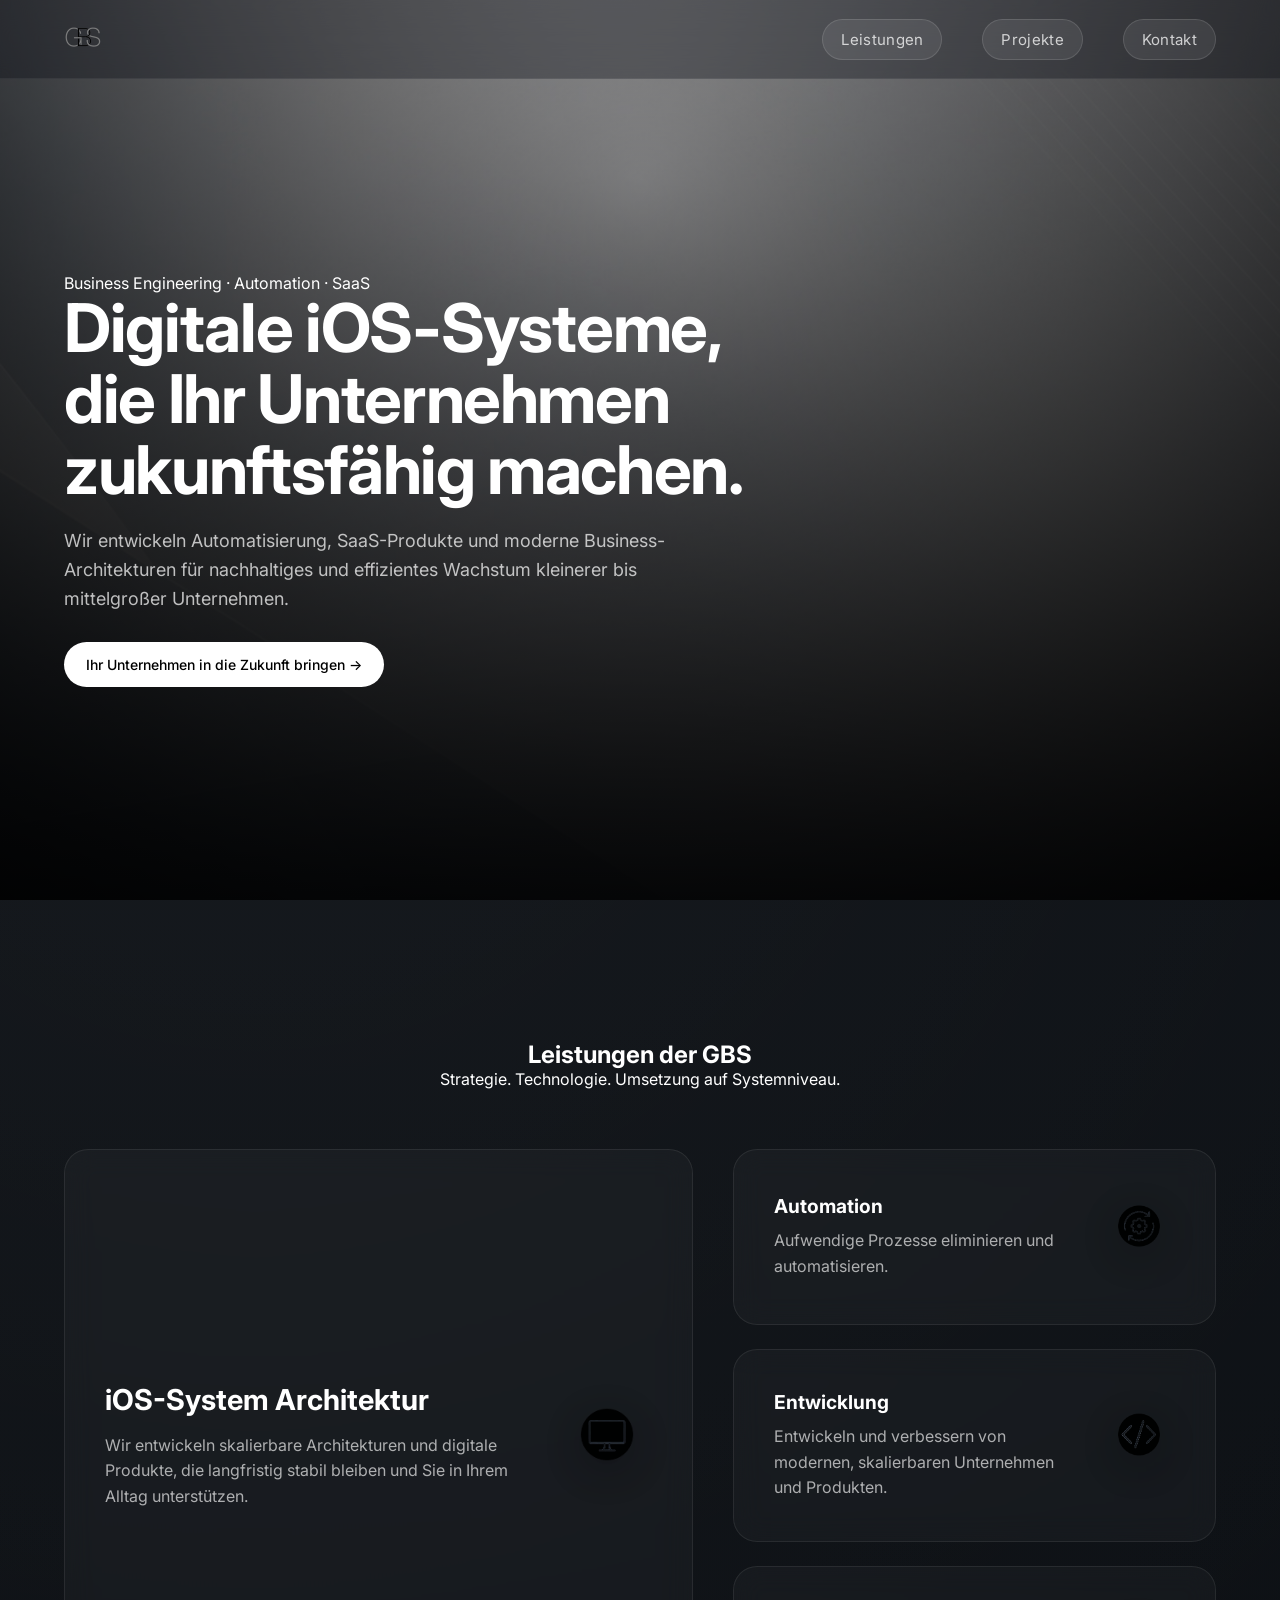
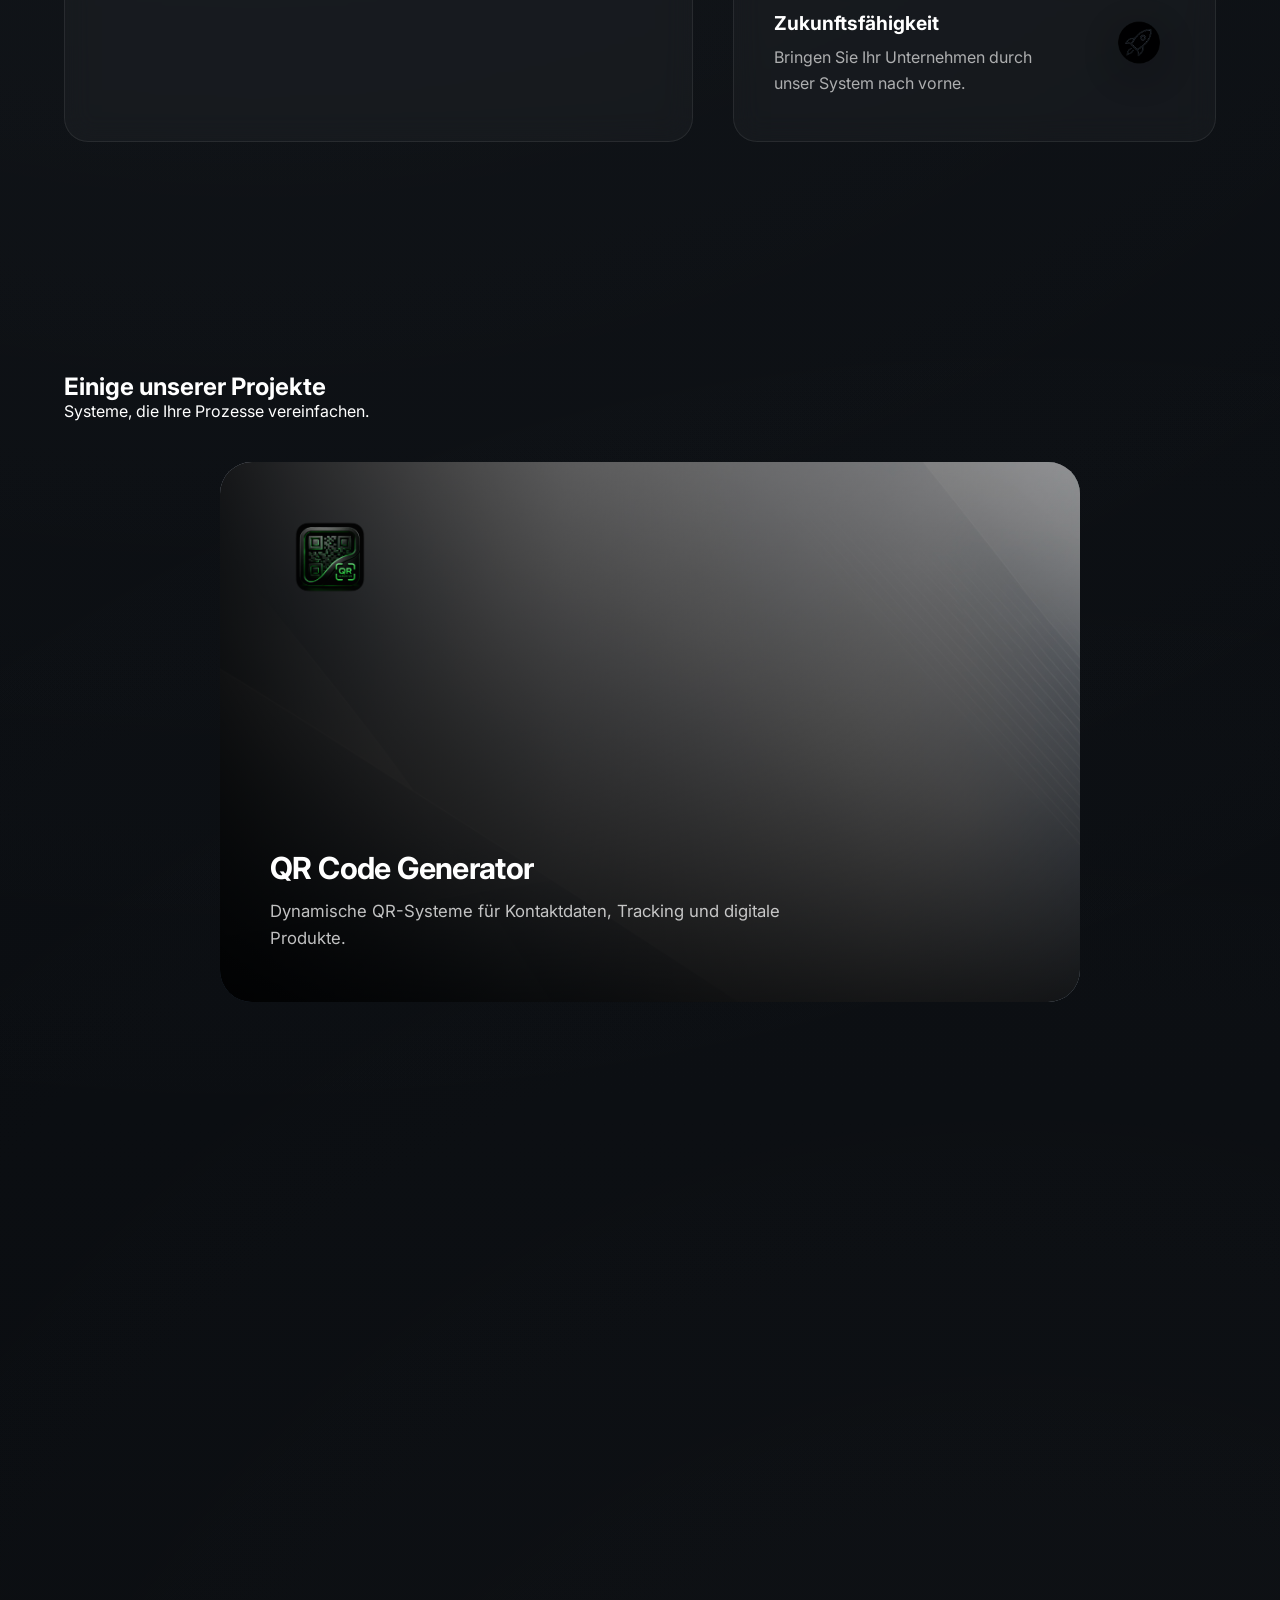
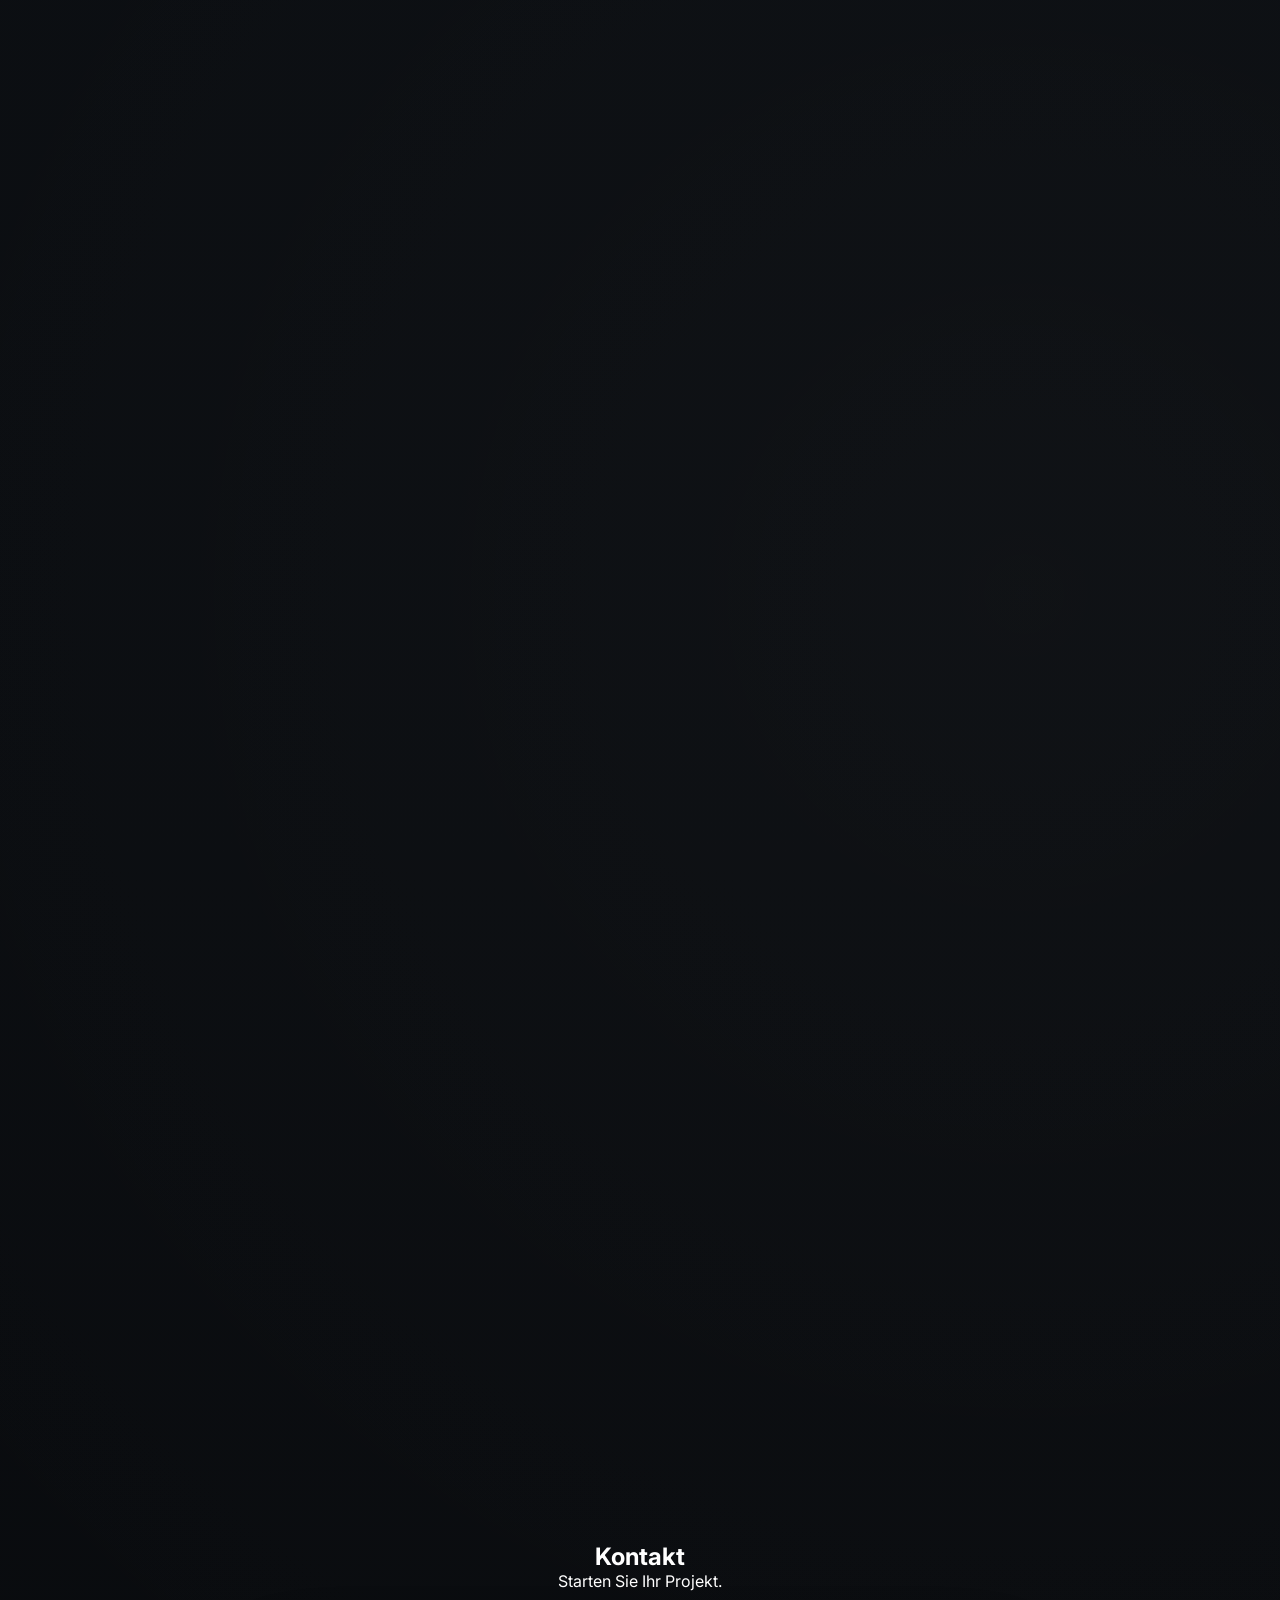
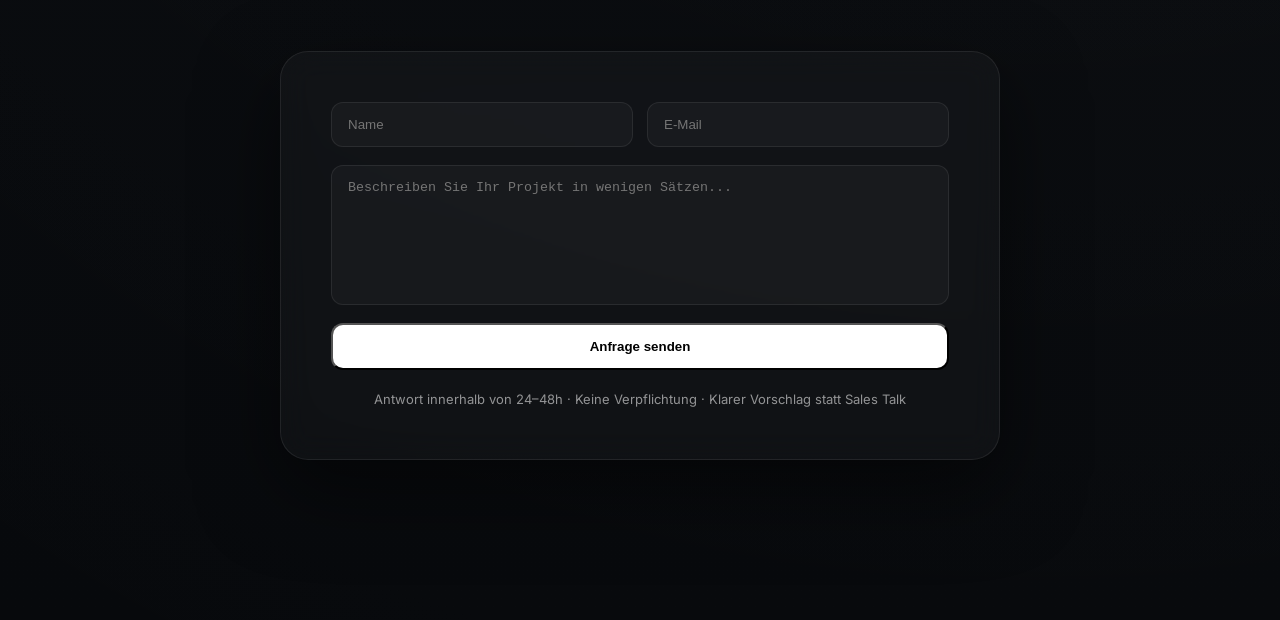
<file: index.html>
<!DOCTYPE html>
<html lang="de">
<head>
  <meta charset="UTF-8" />
  <meta name="viewport" content="width=device-width, initial-scale=1.0"/>

<title>GBS | Business Engineering</title>
<link rel="icon" type="image/png" href="IMG_1211.png">

  <link rel="stylesheet" href="styles.css">
  <link href="https://fonts.googleapis.com/css2?family=Inter:wght@300;400;500;600;700&display=swap" rel="stylesheet">
</head>

<body>

<!-- NAV -->
<header class="nav" id="nav">

  <div class="nav-inner">

    <div class="nav-left">
      <img src="IMG_1145.png" class="nav-logo-img">
    </div>

    <nav class="nav-links">
      <a href="#services" class="cta">Leistungen</a>
      <a href="#work" class="cta">Projekte</a>
      <a href="#contact" class="cta">Kontakt</a>
    </nav>

  </div>

</header>

<!-- HERO -->
<section class="hero">

  <div class="hero-bg"></div>
  <div class="hero-overlay"></div>

  <div class="hero-content">

    <div class="eyebrow">Business Engineering · Automation · SaaS</div>

    <h1>
      Digitale iOS-Systeme,<br>
      die Ihr Unternehmen zukunftsfähig machen.
    </h1>

    <p>
      Wir entwickeln Automatisierung, SaaS-Produkte und moderne Business-Architekturen
      für nachhaltiges und effizientes Wachstum kleinerer bis mittelgroßer Unternehmen.
    </p>

    <!-- 🔥 CTA -->
    <div class="hero-actions">
      <a href="strategie.html" class="cta-primary">
        Ihr Unternehmen in die Zukunft bringen →
      </a>
    </div>

  </div>

</section>
<!-- SERVICES -->
<section id="services" class="section services">

  <div class="container">

    <div class="section-head center">
      <h2>Leistungen der GBS</h2>
      <p>Strategie. Technologie. Umsetzung auf Systemniveau.</p>
    </div>

    <div class="services-layout">

      <!-- LEFT BIG CARD -->
      <div class="service-card large">

        <div class="service-content">

          <div class="service-text">

            <h3>iOS-System Architektur</h3>

            <p>
              Wir entwickeln skalierbare Architekturen und digitale Produkte,
              die langfristig stabil bleiben und Sie in Ihrem Alltag unterstützen.
            </p>

          </div>

          <img src="IMG_1202.png" class="service-icon">

        </div>

      </div>

      <!-- RIGHT STACK -->
      <div class="service-stack">

        <div class="service-card">

          <div class="service-content">

            <div class="service-text">

              <h3>Automation</h3>

              <p>
                Aufwendige Prozesse eliminieren und automatisieren.
              </p>

            </div>

            <img src="IMG_1193.png" class="service-icon">

          </div>

        </div>

        <div class="service-card">

          <div class="service-content">

            <div class="service-text">

              <h3>Entwicklung</h3>

              <p>
                Entwickeln und verbessern von modernen,
                skalierbaren Unternehmen und Produkten.
              </p>

            </div>

            <img src="IMG_1201.png" class="service-icon">

          </div>

        </div>

        <div class="service-card">

          <div class="service-content">

            <div class="service-text">

              <h3>Zukunftsfähigkeit</h3>

              <p>
                Bringen Sie Ihr Unternehmen durch unser System nach vorne.
              </p>

            </div>

            <img src="IMG_1203.png" class="service-icon">

          </div>

        </div>

      </div>

    </div>

  </div>

</section>



<!-- WORK -->
<section id="work" class="pin-section">

  <div class="pin-inner">

    <div class="section-head projects-head">
      <h2>Einige unserer Projekte</h2>
      <p>Systeme, die Ihre Prozesse vereinfachen.</p>
    </div>

    <div class="track" id="track">

      <a href="projekt-qr.html" class="panel">
        <div class="bg" style="background-image:url('IMG_1096.jpeg')"></div>
        <div class="overlay"></div>

        <div class="panel-inner">
          <img src="IMG_1088.png" class="logo-img">

          <div class="text">
            <h3>QR Code Generator</h3>
            <p>Dynamische QR-Systeme für Kontaktdaten, Tracking und digitale Produkte.</p>
          </div>
        </div>
      </a>

      <a href="projekt-payton.html" class="panel">
        <div class="bg" style="background-image:url('IMG_1096.jpeg')"></div>
        <div class="overlay"></div>

        <div class="panel-inner">
          <img src="IMG_1084.png" class="logo-img">

          <div class="text">
            <h3>Payton | Angebote & Rechnungen</h3>
            <p>Automatisierte Rechnungsprozesse mit strukturierter Datenverarbeitung ohne KI.</p>
          </div>
        </div>
      </a>

      <a href="projekt-passforge.html" class="panel">
        <div class="bg" style="background-image:url('IMG_1096.jpeg')"></div>
        <div class="overlay"></div>

        <div class="panel-inner">
          <img src="IMG_1083.png" class="logo-img">

          <div class="text">
            <h3>PassForge</h3>
            <p>Kryptografisch sichere Passwort-Generierung mit Zero-Storage-Ansatz.</p>
          </div>
        </div>
      </a>

      <a href="projekt-slos.html" class="panel">
        <div class="bg" style="background-image:url('IMG_1096.jpeg')"></div>
        <div class="overlay"></div>

        <div class="panel-inner">
          <img src="IMG_1082.png" class="logo-img">

          <div class="text">
            <h3>StrategicLife OS</h3>
            <p>Strukturiertes System zur Organisation von Alltag, Aufgaben, Zeit und Ihren Prozessen.</p>
          </div>
        </div>
      </a>

    </div>
  </div>
</section>
<!-- CONTACT -->
<section id="contact" class="section contact">

  <div class="container contact-center">

    <div class="section-head center">
      <h2>Kontakt</h2>
      <p>Starten Sie Ihr Projekt.</p>
    </div>

    <div class="contact-card">

      <form class="form">

        <div class="form-row">
          <input type="text" placeholder="Name" required>
          <input type="email" placeholder="E-Mail" required>
        </div>

        <textarea placeholder="Beschreiben Sie Ihr Projekt in wenigen Sätzen..." required></textarea>

        <button type="submit">Anfrage senden</button>

      </form>

      <div class="contact-footer">
        Antwort innerhalb von 24–48h · Keine Verpflichtung · Klarer Vorschlag statt Sales Talk
      </div>

    </div>

  </div>

</section>
<script src="script.js"></script>

</body>
</html>
</file>
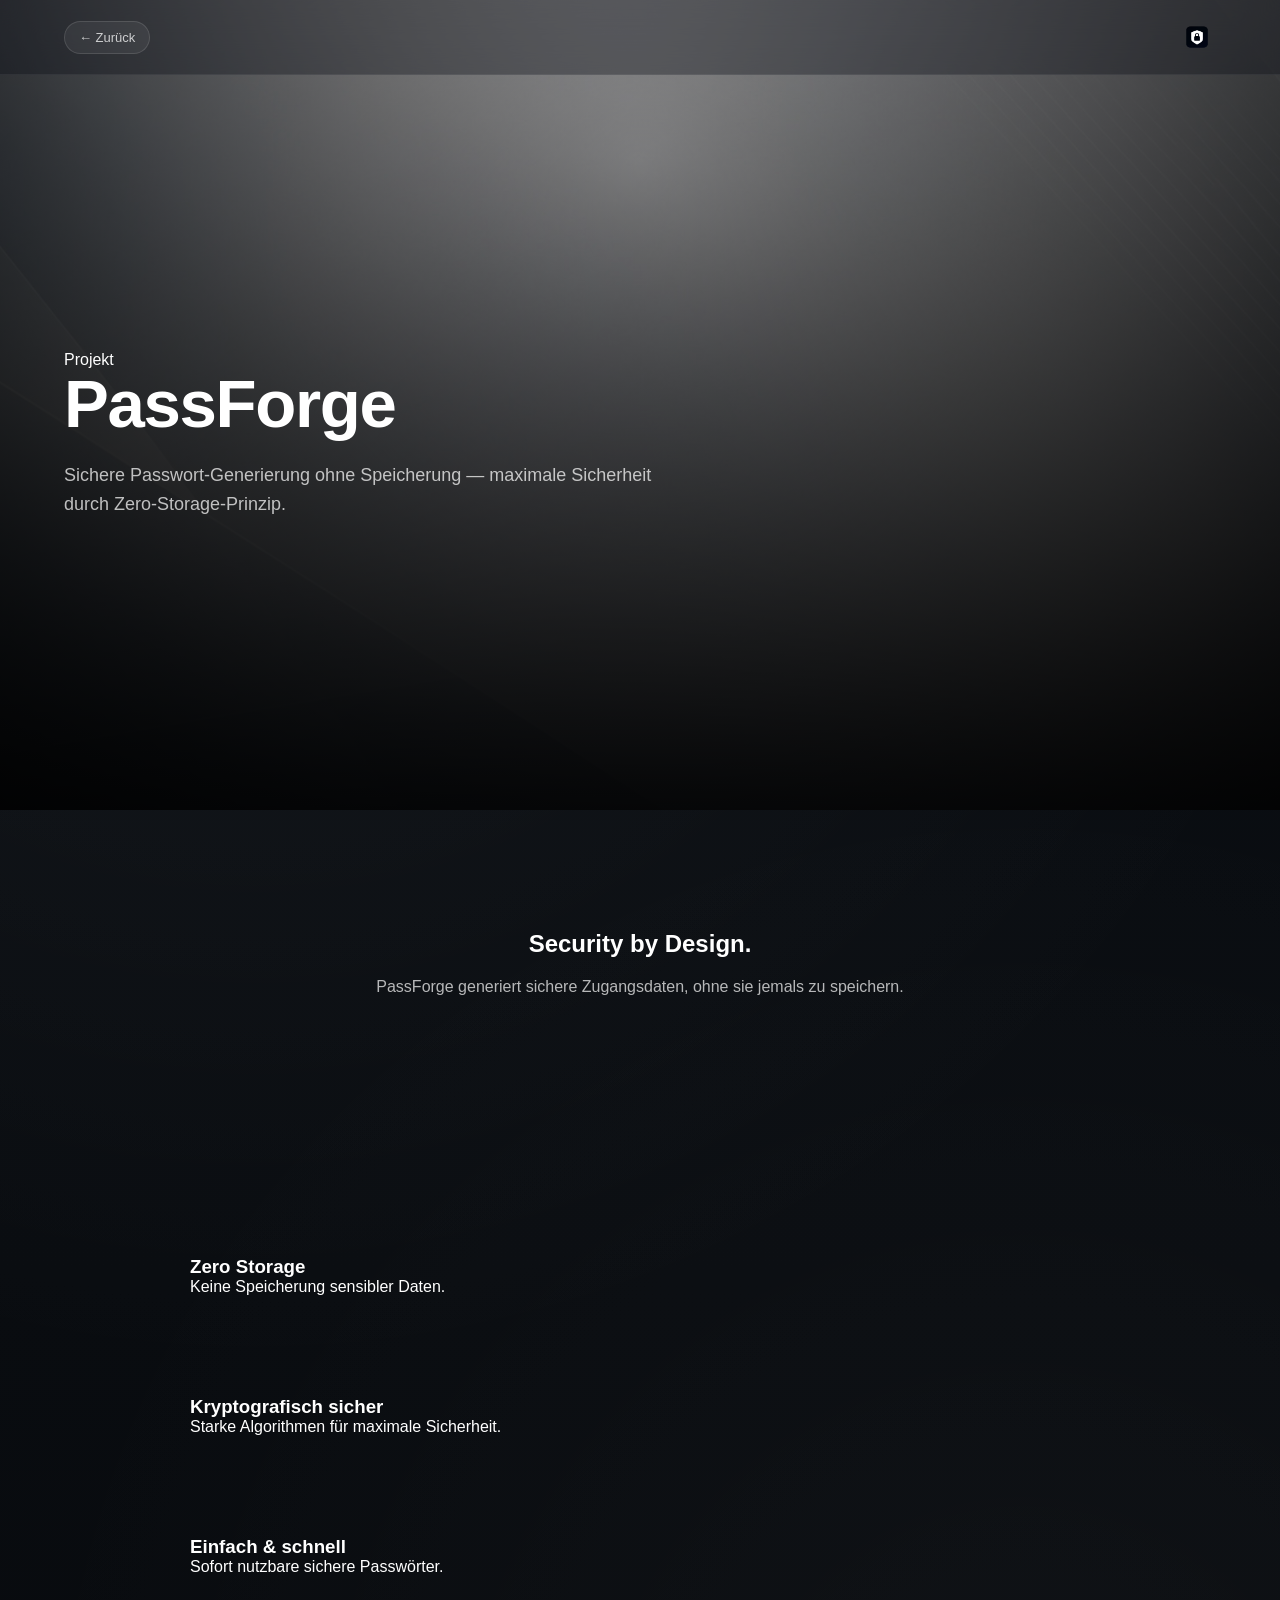
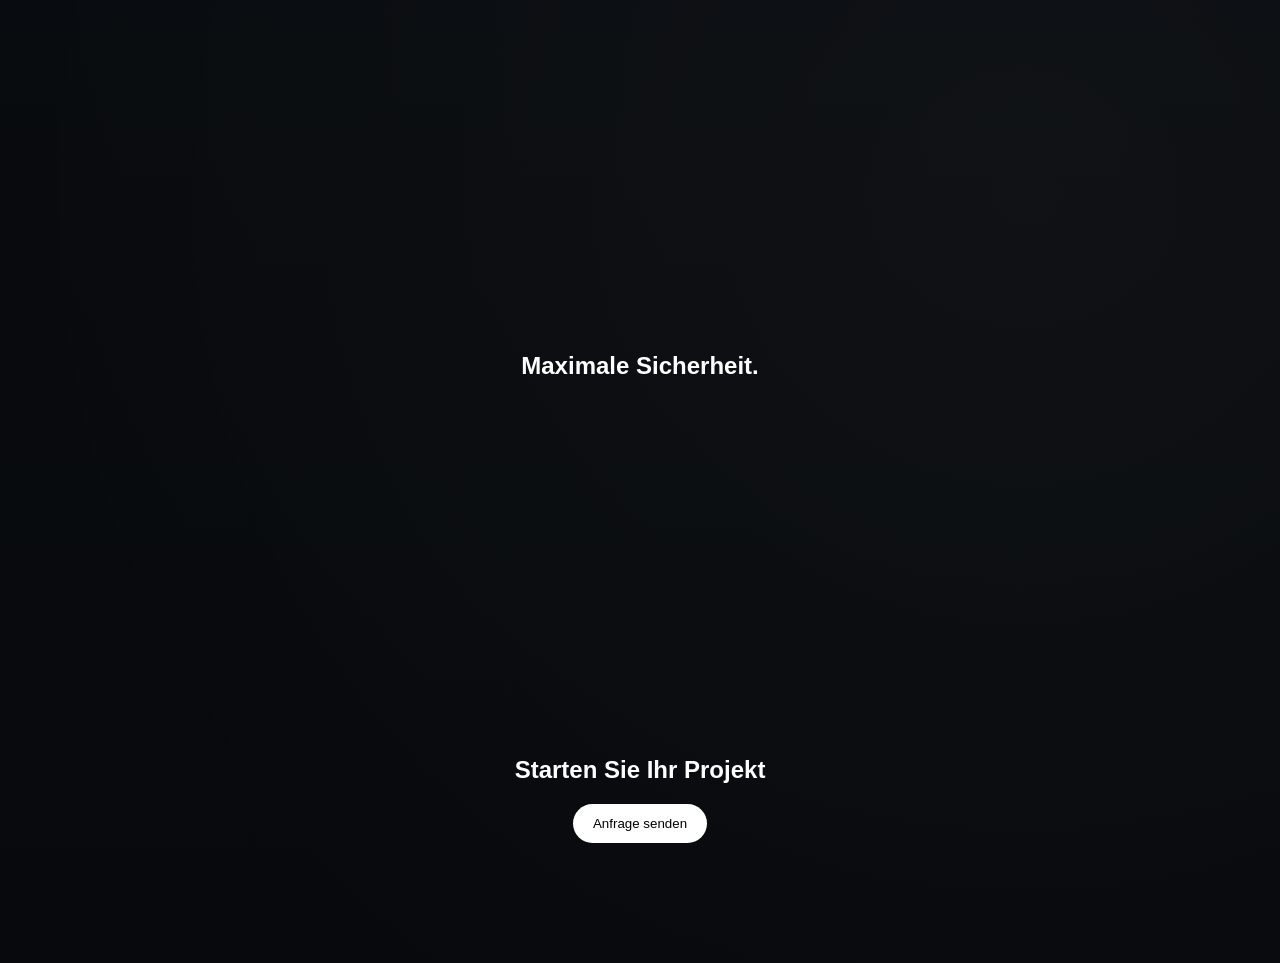
<file: projekt-passforge.html>
<!DOCTYPE html>
<html lang="de">
<head>
  <meta charset="UTF-8" />
  <meta name="viewport" content="width=device-width, initial-scale=1.0"/>

  <title>PassForge</title>
<link rel="icon" type="image/png" href="IMG_1211.png">
  <link rel="stylesheet" href="styles.css">
</head>

<body>

<header class="nav">
  <div class="nav-inner">
    <a href="index.html" class="back-btn">← Zurück</a>
    <img src="IMG_1083.png" class="nav-logo-img">
  </div>
</header>

<section class="hero" style="height:90vh;">
  <div class="hero-bg" style="background-image:url('IMG_1096.jpeg');"></div>
  <div class="hero-overlay"></div>

  <div class="hero-content">
    <div class="eyebrow">Projekt</div>
    <h1>PassForge</h1>
    <p>
      Sichere Passwort-Generierung ohne Speicherung —
      maximale Sicherheit durch Zero-Storage-Prinzip.
    </p>
  </div>
</section>

<section class="section" style="padding:120px 5%; text-align:center;">
  <h2>Security by Design.</h2>
  <p style="max-width:700px; margin:20px auto; color:rgba(255,255,255,0.7);">
    PassForge generiert sichere Zugangsdaten, ohne sie jemals zu speichern.
  </p>
</section>

<section class="section" style="padding:120px 5%;">
  <div style="display:flex; flex-direction:column; gap:100px; max-width:900px; margin:auto;">

    <div>
      <h3>Zero Storage</h3>
      <p>Keine Speicherung sensibler Daten.</p>
    </div>

    <div>
      <h3>Kryptografisch sicher</h3>
      <p>Starke Algorithmen für maximale Sicherheit.</p>
    </div>

    <div>
      <h3>Einfach & schnell</h3>
      <p>Sofort nutzbare sichere Passwörter.</p>
    </div>

  </div>
</section>

<section style="height:60vh; display:flex; align-items:center; justify-content:center;">
  <h2>Maximale Sicherheit.</h2>
</section>

<section class="section contact" style="padding:120px 5%; text-align:center;">
  <h2>Starten Sie Ihr Projekt</h2>
  <button class="cta-btn">Anfrage senden</button>
</section>

</body>
</html>
</file>
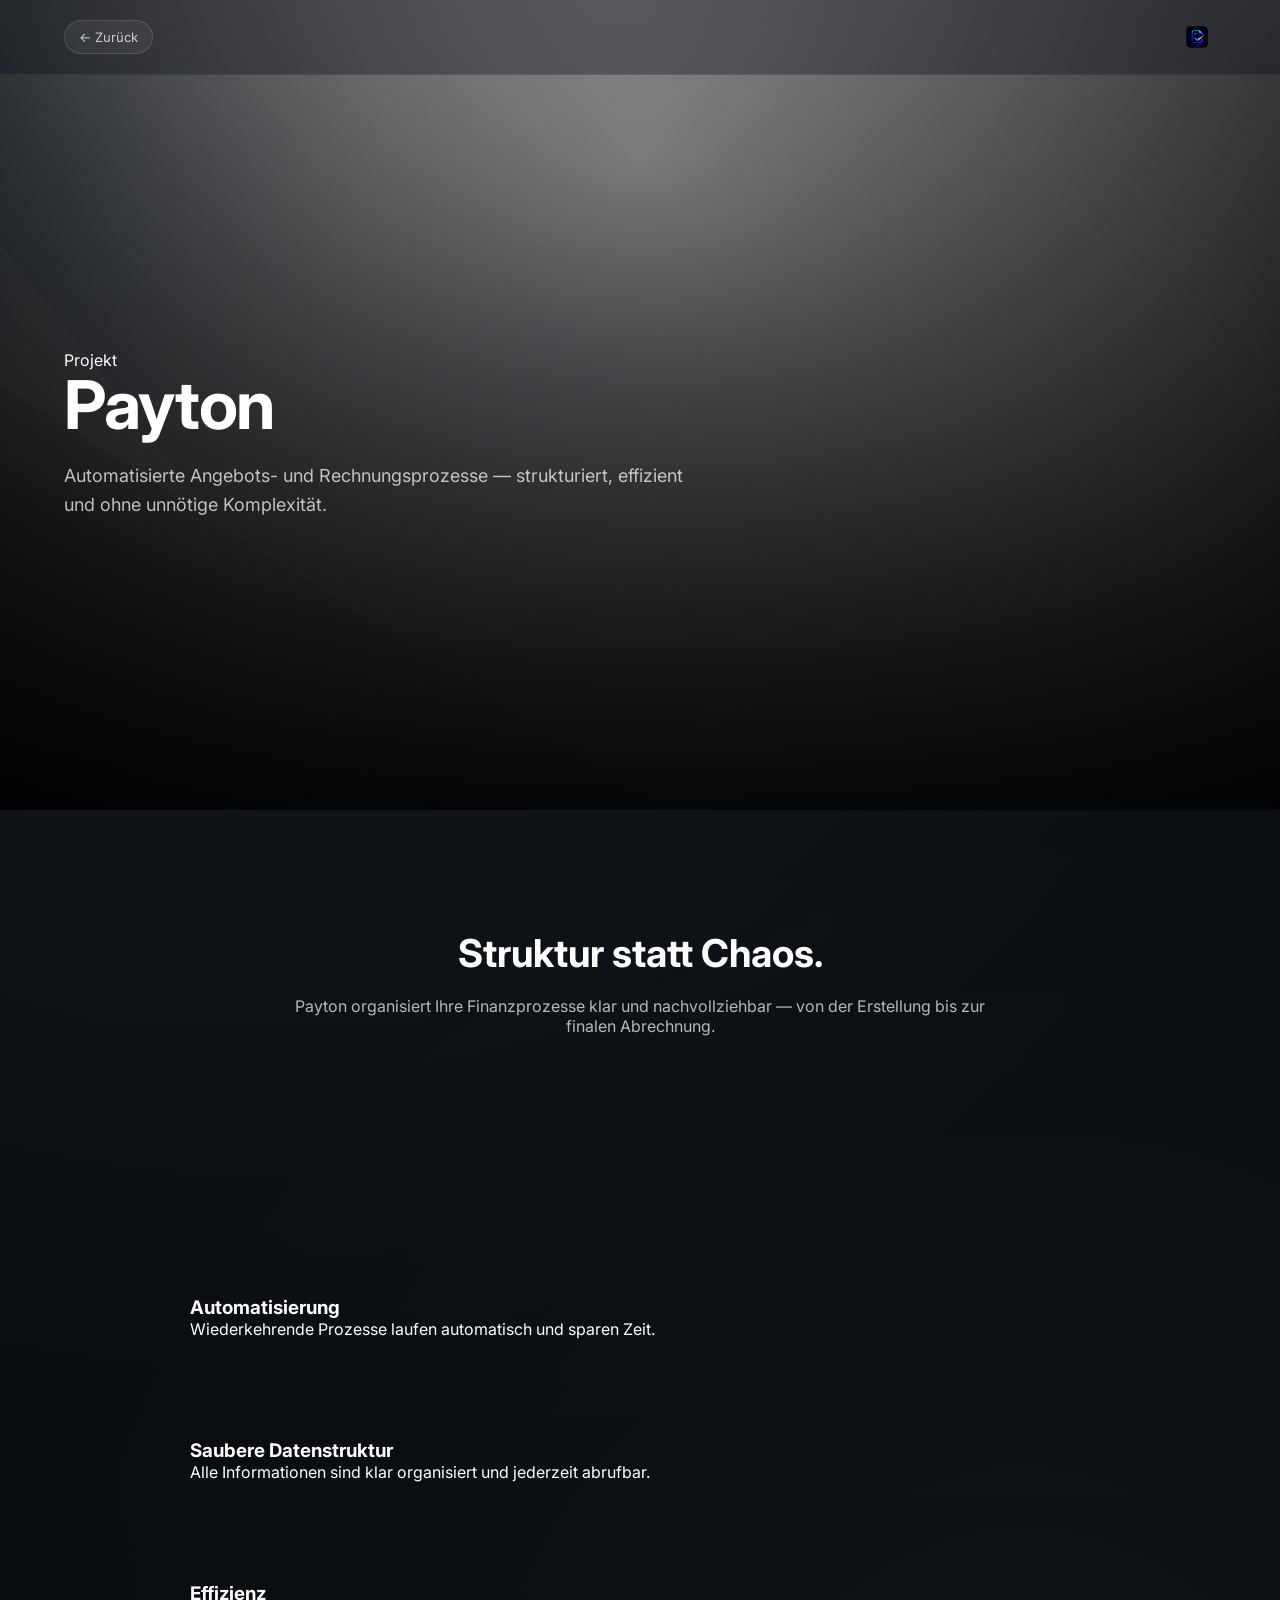
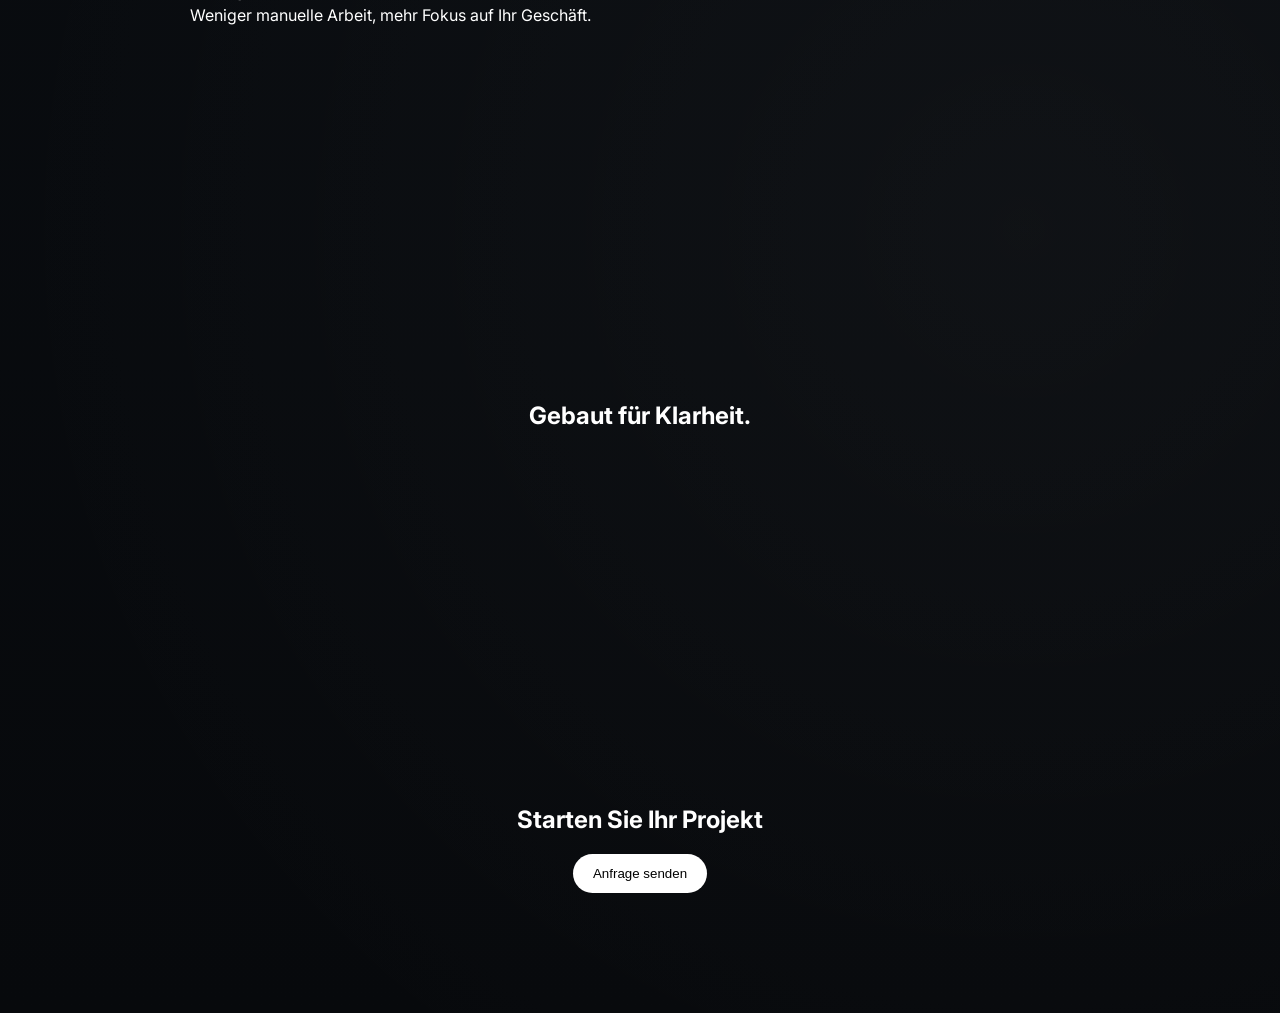
<file: projekt-payton.html>
<!DOCTYPE html>
<html lang="de">
<head>
  <meta charset="UTF-8" />
  <meta name="viewport" content="width=device-width, initial-scale=1.0"/>

  <title>Payton | Angebote & Rechnungen</title>
  <link rel="icon" type="image/png" href="IMG_1211.png">

  <link rel="stylesheet" href="styles.css">
  <link href="https://fonts.googleapis.com/css2?family=Inter:wght@300;400;500;600;700&display=swap" rel="stylesheet">
</head>

<body>

<header class="nav">
  <div class="nav-inner">
    <a href="index.html" class="back-btn">← Zurück</a>
    <img src="IMG_1084.png" class="nav-logo-img">
  </div>
</header>

<section class="hero" style="height:90vh;">
  <div class="hero-bg" style="background-image:url('IMG_1096.jpeg');"></div>
  <div class="hero-overlay"></div>

  <div class="hero-content">
    <div class="eyebrow">Projekt</div>
    <h1>Payton</h1>
    <p>
      Automatisierte Angebots- und Rechnungsprozesse —
      strukturiert, effizient und ohne unnötige Komplexität.
    </p>
  </div>
</section>

<section class="section" style="padding:120px 5%; text-align:center;">
  <h2 style="font-size:2.4rem;">Struktur statt Chaos.</h2>
  <p style="max-width:700px; margin:20px auto; color:rgba(255,255,255,0.7);">
    Payton organisiert Ihre Finanzprozesse klar und nachvollziehbar —
    von der Erstellung bis zur finalen Abrechnung.
  </p>
</section>

<section class="section" style="padding:120px 5%;">
  <div style="display:flex; flex-direction:column; gap:100px; max-width:900px; margin:auto;">

    <div>
      <h3>Automatisierung</h3>
      <p>Wiederkehrende Prozesse laufen automatisch und sparen Zeit.</p>
    </div>

    <div>
      <h3>Saubere Datenstruktur</h3>
      <p>Alle Informationen sind klar organisiert und jederzeit abrufbar.</p>
    </div>

    <div>
      <h3>Effizienz</h3>
      <p>Weniger manuelle Arbeit, mehr Fokus auf Ihr Geschäft.</p>
    </div>

  </div>
</section>

<section style="height:60vh; display:flex; align-items:center; justify-content:center;">
  <h2>Gebaut für Klarheit.</h2>
</section>

<section class="section contact" style="padding:120px 5%; text-align:center;">
  <h2>Starten Sie Ihr Projekt</h2>
  <button class="cta-btn">Anfrage senden</button>
</section>

</body>
</html>
</file>
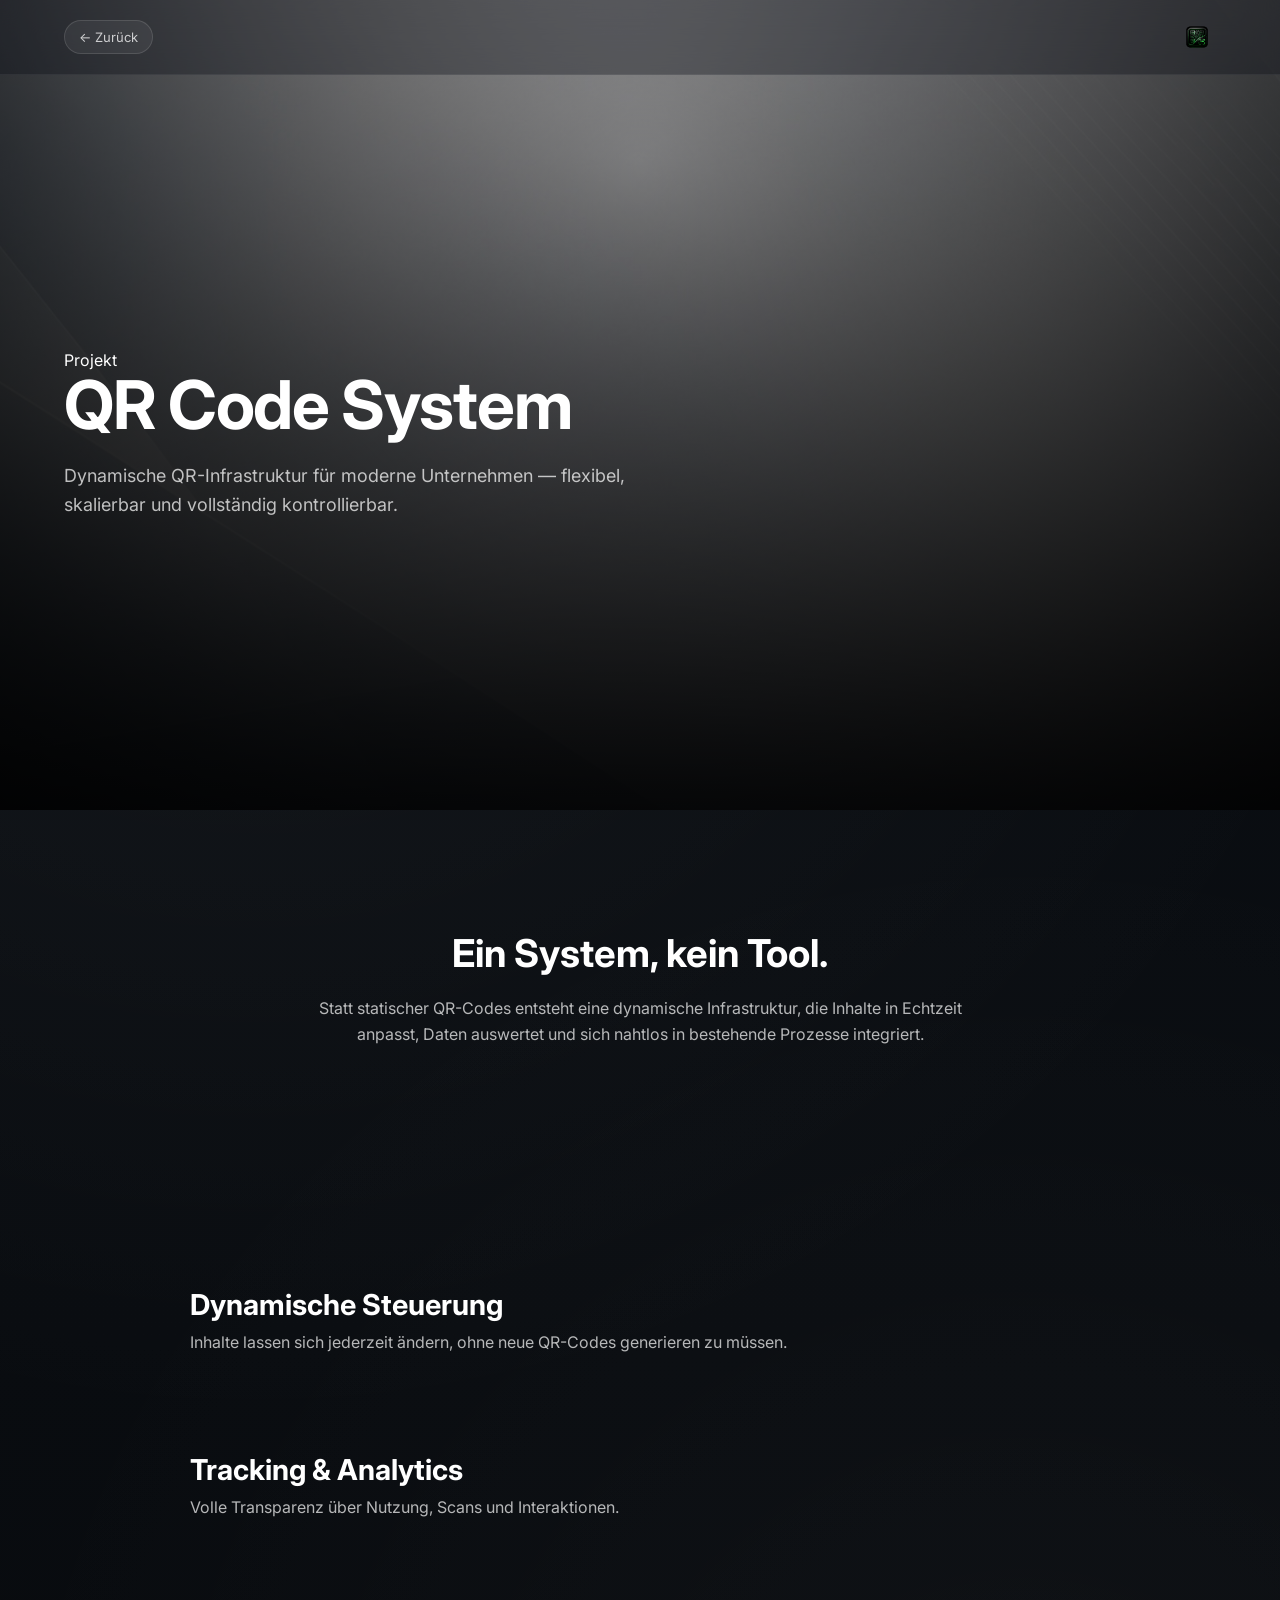
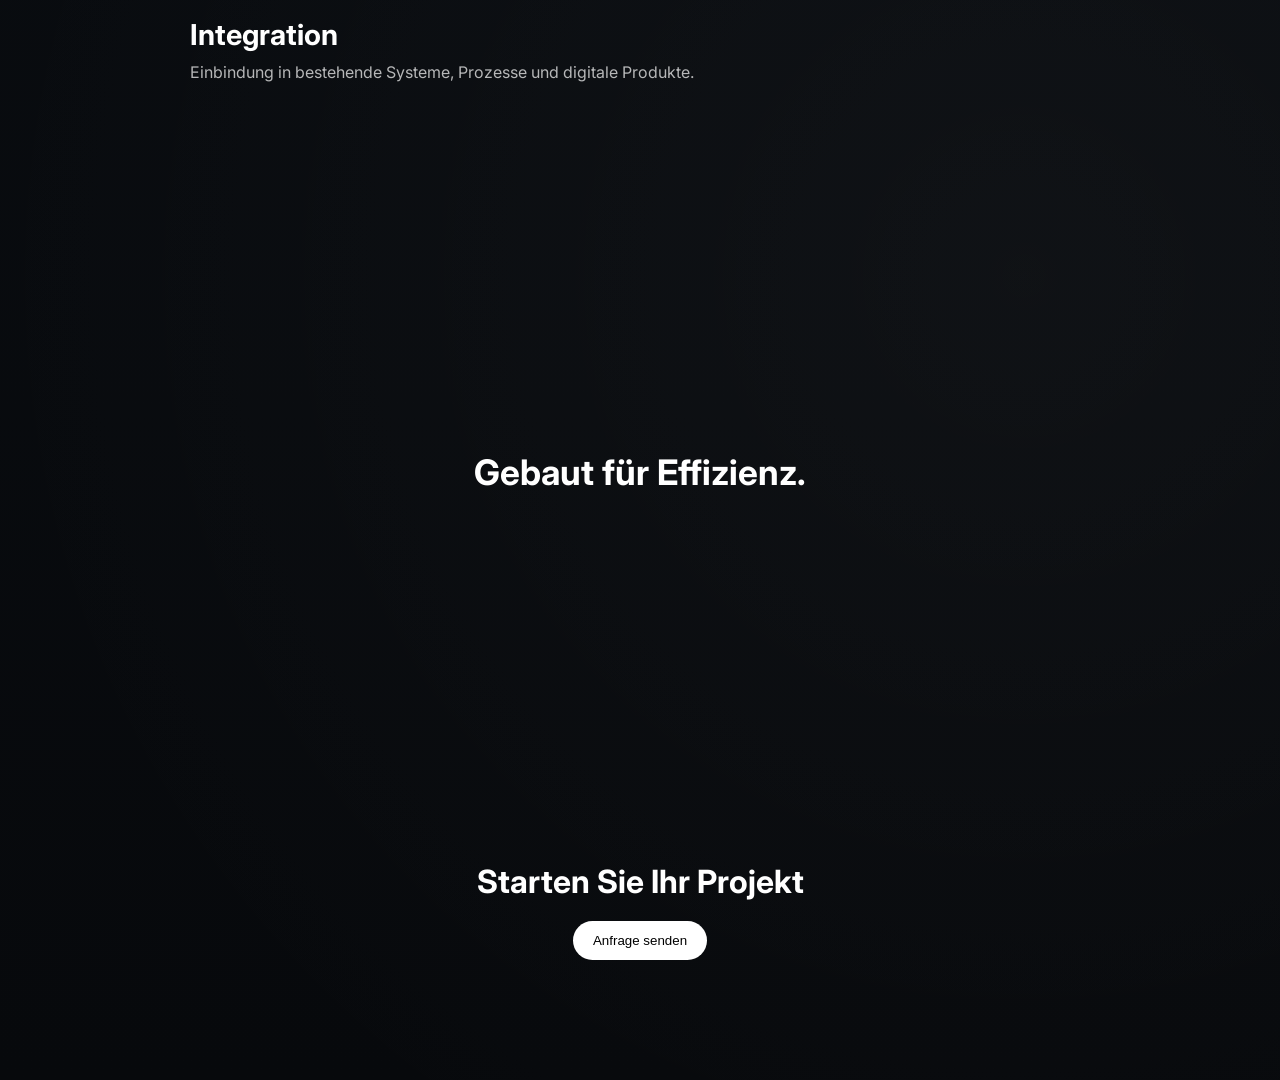
<file: projekt-qr.html>
<!DOCTYPE html>
<html lang="de">
<head>
  <meta charset="UTF-8" />
  <meta name="viewport" content="width=device-width, initial-scale=1.0"/>

  <title>QR Generator</title>
<link rel="icon" type="image/png" href="IMG_1211.png">
  <link rel="stylesheet" href="styles.css">
  <link href="https://fonts.googleapis.com/css2?family=Inter:wght@300;400;500;600;700&display=swap" rel="stylesheet">
</head>

<body>

<!-- =========================
     NAV (CLEAN + LOGO ONLY HERE)
========================= -->
<header class="nav">
  <div class="nav-inner">

    <!-- LEFT -->
    <a href="index.html" class="back-btn">← Zurück</a>

    <!-- RIGHT LOGO -->
    <img src="IMG_1088.png" class="nav-logo-img">

  </div>
</header>

<!-- =========================
     HERO (CLEAN APPLE STYLE)
========================= -->
<section class="hero" style="height:90vh;">

  <!-- 🔥 BACKGROUND IMAGE -->
  <div class="hero-bg" style="background-image:url('IMG_1096.jpeg');"></div>

  <!-- 🔥 OVERLAY -->
  <div class="hero-overlay"></div>

  <!-- CONTENT -->
  <div class="hero-content">

    <div class="eyebrow">Projekt</div>

    <h1>QR Code System</h1>

    <p>
      Dynamische QR-Infrastruktur für moderne Unternehmen —
      flexibel, skalierbar und vollständig kontrollierbar.
    </p>

  </div>

</section>

<!-- =========================
     VALUE SECTION
========================= -->
<section class="section" style="padding:120px 5%; text-align:center;">

  <h2 style="font-size:2.4rem; margin-bottom:20px;">
    Ein System, kein Tool.
  </h2>

  <p style="max-width:700px; margin:0 auto; color:rgba(255,255,255,0.7); line-height:1.6;">
    Statt statischer QR-Codes entsteht eine dynamische Infrastruktur,
    die Inhalte in Echtzeit anpasst, Daten auswertet und sich nahtlos
    in bestehende Prozesse integriert.
  </p>

</section>

<!-- =========================
     FEATURES (STRIPE STYLE)
========================= -->
<section class="section" style="padding:120px 5%;">

  <div style="display:flex; flex-direction:column; gap:100px; max-width:900px; margin:auto;">

    <div>
      <h3 style="font-size:1.8rem;">Dynamische Steuerung</h3>
      <p style="margin-top:10px; color:rgba(255,255,255,0.7);">
        Inhalte lassen sich jederzeit ändern, ohne neue QR-Codes generieren zu müssen.
      </p>
    </div>

    <div>
      <h3 style="font-size:1.8rem;">Tracking & Analytics</h3>
      <p style="margin-top:10px; color:rgba(255,255,255,0.7);">
        Volle Transparenz über Nutzung, Scans und Interaktionen.
      </p>
    </div>

    <div>
      <h3 style="font-size:1.8rem;">Integration</h3>
      <p style="margin-top:10px; color:rgba(255,255,255,0.7);">
        Einbindung in bestehende Systeme, Prozesse und digitale Produkte.
      </p>
    </div>

  </div>

</section>

<!-- =========================
     VISUAL BREAK
========================= -->
<section style="height:60vh; display:flex; align-items:center; justify-content:center; text-align:center;">

  <h2 style="font-size:2.2rem;">
    Gebaut für Effizienz.
  </h2>

</section>

<!-- =========================
     CTA (BUTTON, NOT LINK)
========================= -->
<section class="section contact" style="padding:120px 5%; text-align:center;">

  <h2 style="font-size:2rem;">Starten Sie Ihr Projekt</h2>

  <button class="cta-btn">
    Anfrage senden
  </button>

</section>

</body>
</html>
</file>
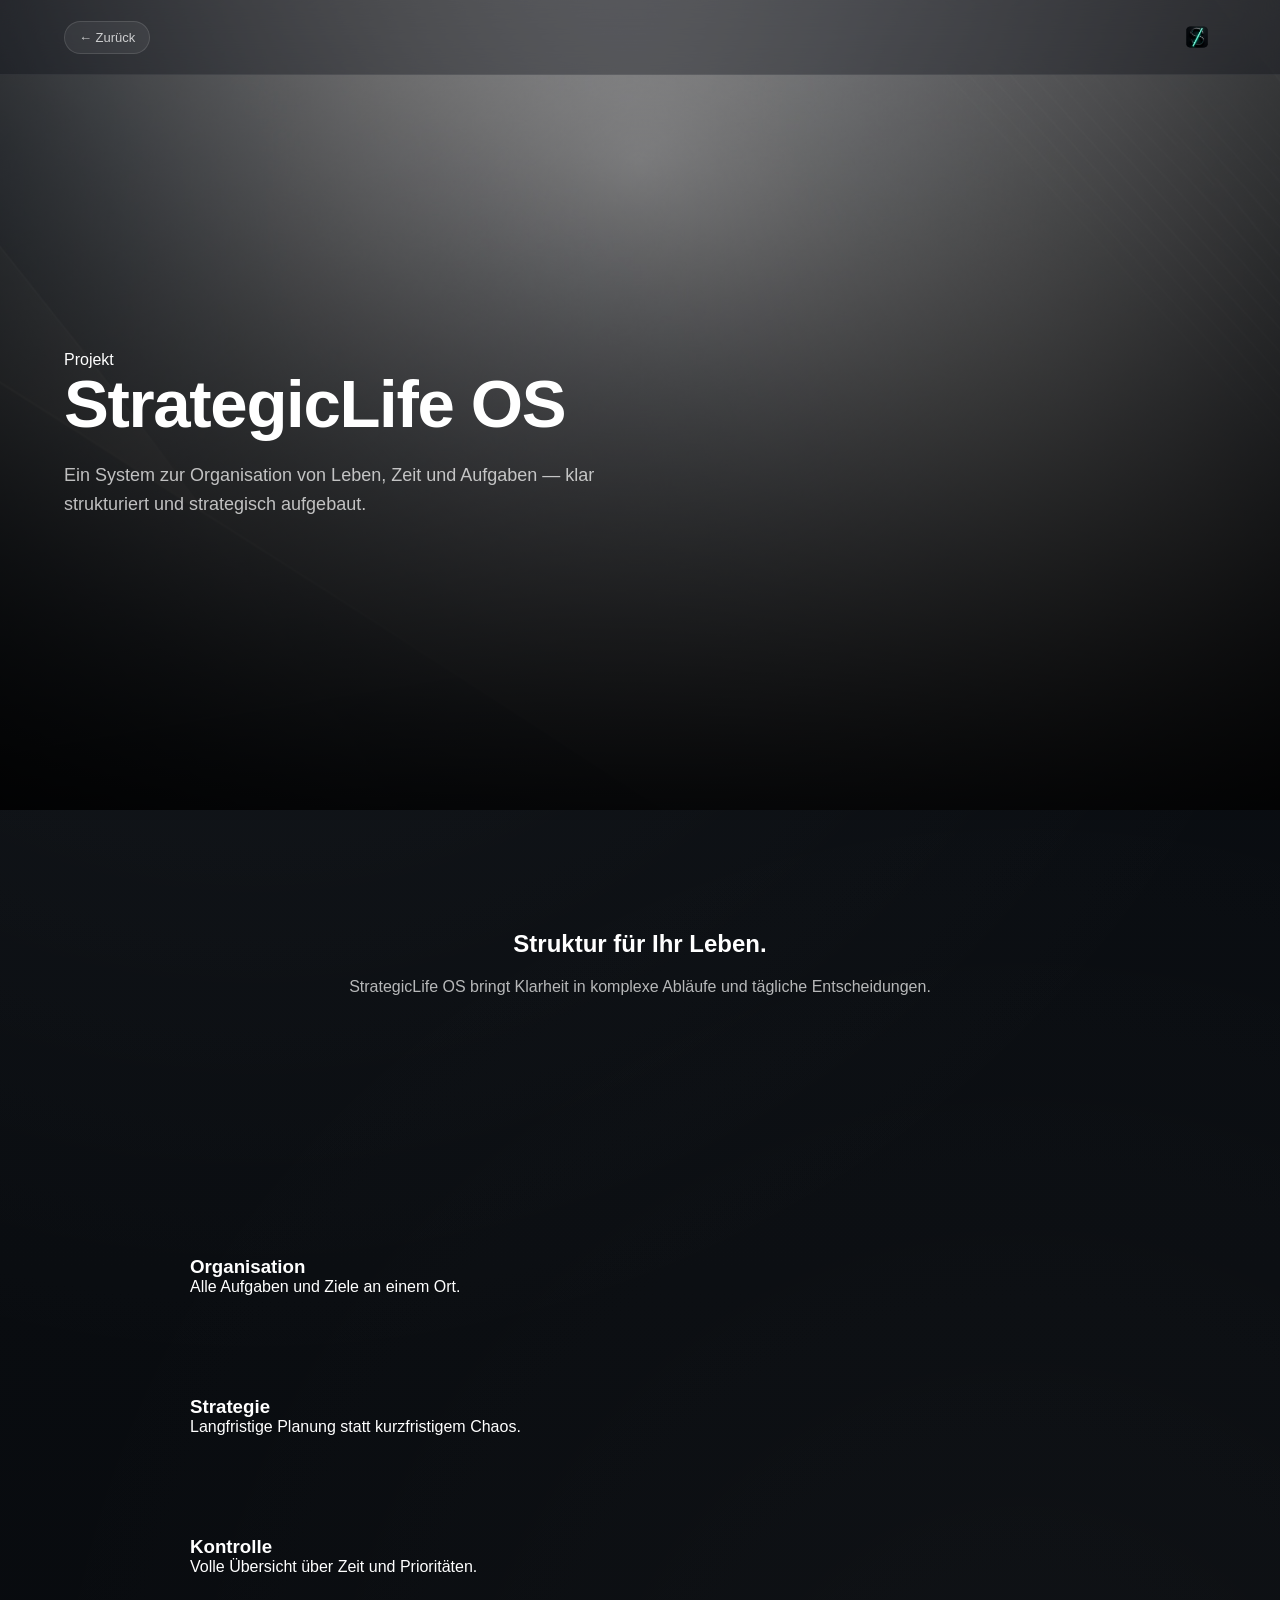
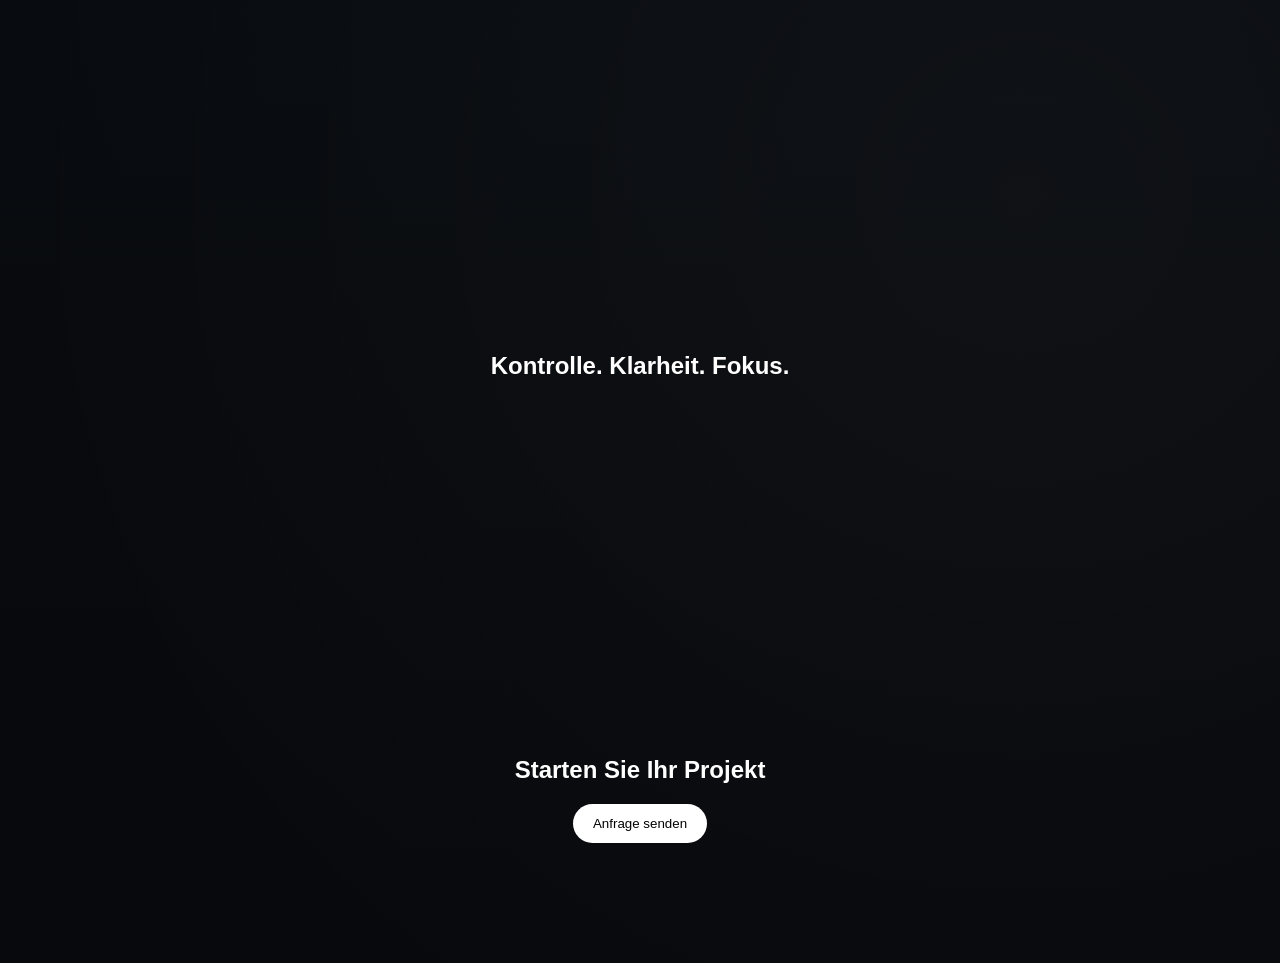
<file: projekt-slos.html>
<!DOCTYPE html>
<html lang="de">
<head>
  <meta charset="UTF-8" />
  <meta name="viewport" content="width=device-width, initial-scale=1.0"/>

  <title>StrategicLife OS</title>
<link rel="icon" type="image/png" href="IMG_1211.png">
  <link rel="stylesheet" href="styles.css">
</head>

<body>

<header class="nav">
  <div class="nav-inner">
    <a href="index.html" class="back-btn">← Zurück</a>
    <img src="IMG_1082.png" class="nav-logo-img">
  </div>
</header>

<section class="hero" style="height:90vh;">
  <div class="hero-bg" style="background-image:url('IMG_1096.jpeg');"></div>
  <div class="hero-overlay"></div>

  <div class="hero-content">
    <div class="eyebrow">Projekt</div>
    <h1>StrategicLife OS</h1>
    <p>
      Ein System zur Organisation von Leben, Zeit und Aufgaben —
      klar strukturiert und strategisch aufgebaut.
    </p>
  </div>
</section>

<section class="section" style="padding:120px 5%; text-align:center;">
  <h2>Struktur für Ihr Leben.</h2>
  <p style="max-width:700px; margin:20px auto; color:rgba(255,255,255,0.7);">
    StrategicLife OS bringt Klarheit in komplexe Abläufe und tägliche Entscheidungen.
  </p>
</section>

<section class="section" style="padding:120px 5%;">
  <div style="display:flex; flex-direction:column; gap:100px; max-width:900px; margin:auto;">

    <div>
      <h3>Organisation</h3>
      <p>Alle Aufgaben und Ziele an einem Ort.</p>
    </div>

    <div>
      <h3>Strategie</h3>
      <p>Langfristige Planung statt kurzfristigem Chaos.</p>
    </div>

    <div>
      <h3>Kontrolle</h3>
      <p>Volle Übersicht über Zeit und Prioritäten.</p>
    </div>

  </div>
</section>

<section style="height:60vh; display:flex; align-items:center; justify-content:center;">
  <h2>Kontrolle. Klarheit. Fokus.</h2>
</section>

<section class="section contact" style="padding:120px 5%; text-align:center;">
  <h2>Starten Sie Ihr Projekt</h2>
  <button class="cta-btn">Anfrage senden</button>
</section>

</body>
</html>
</file>
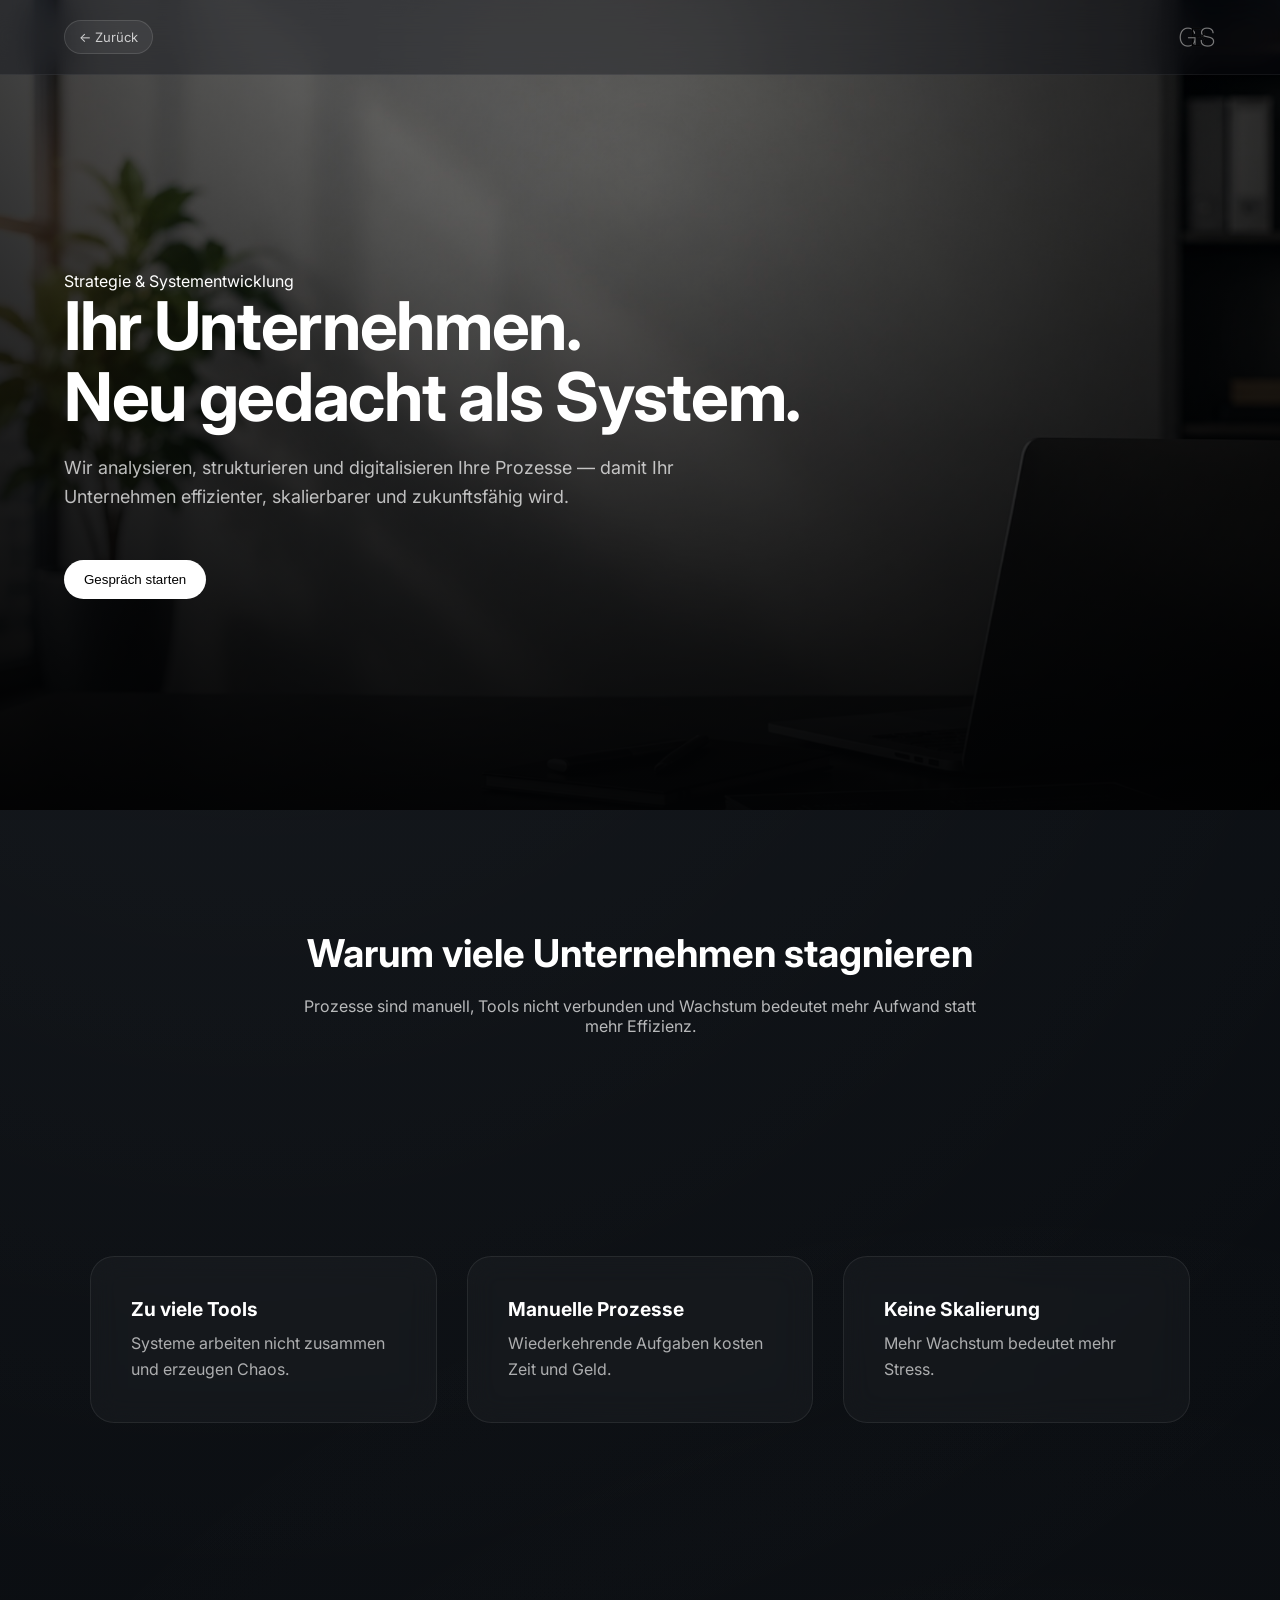
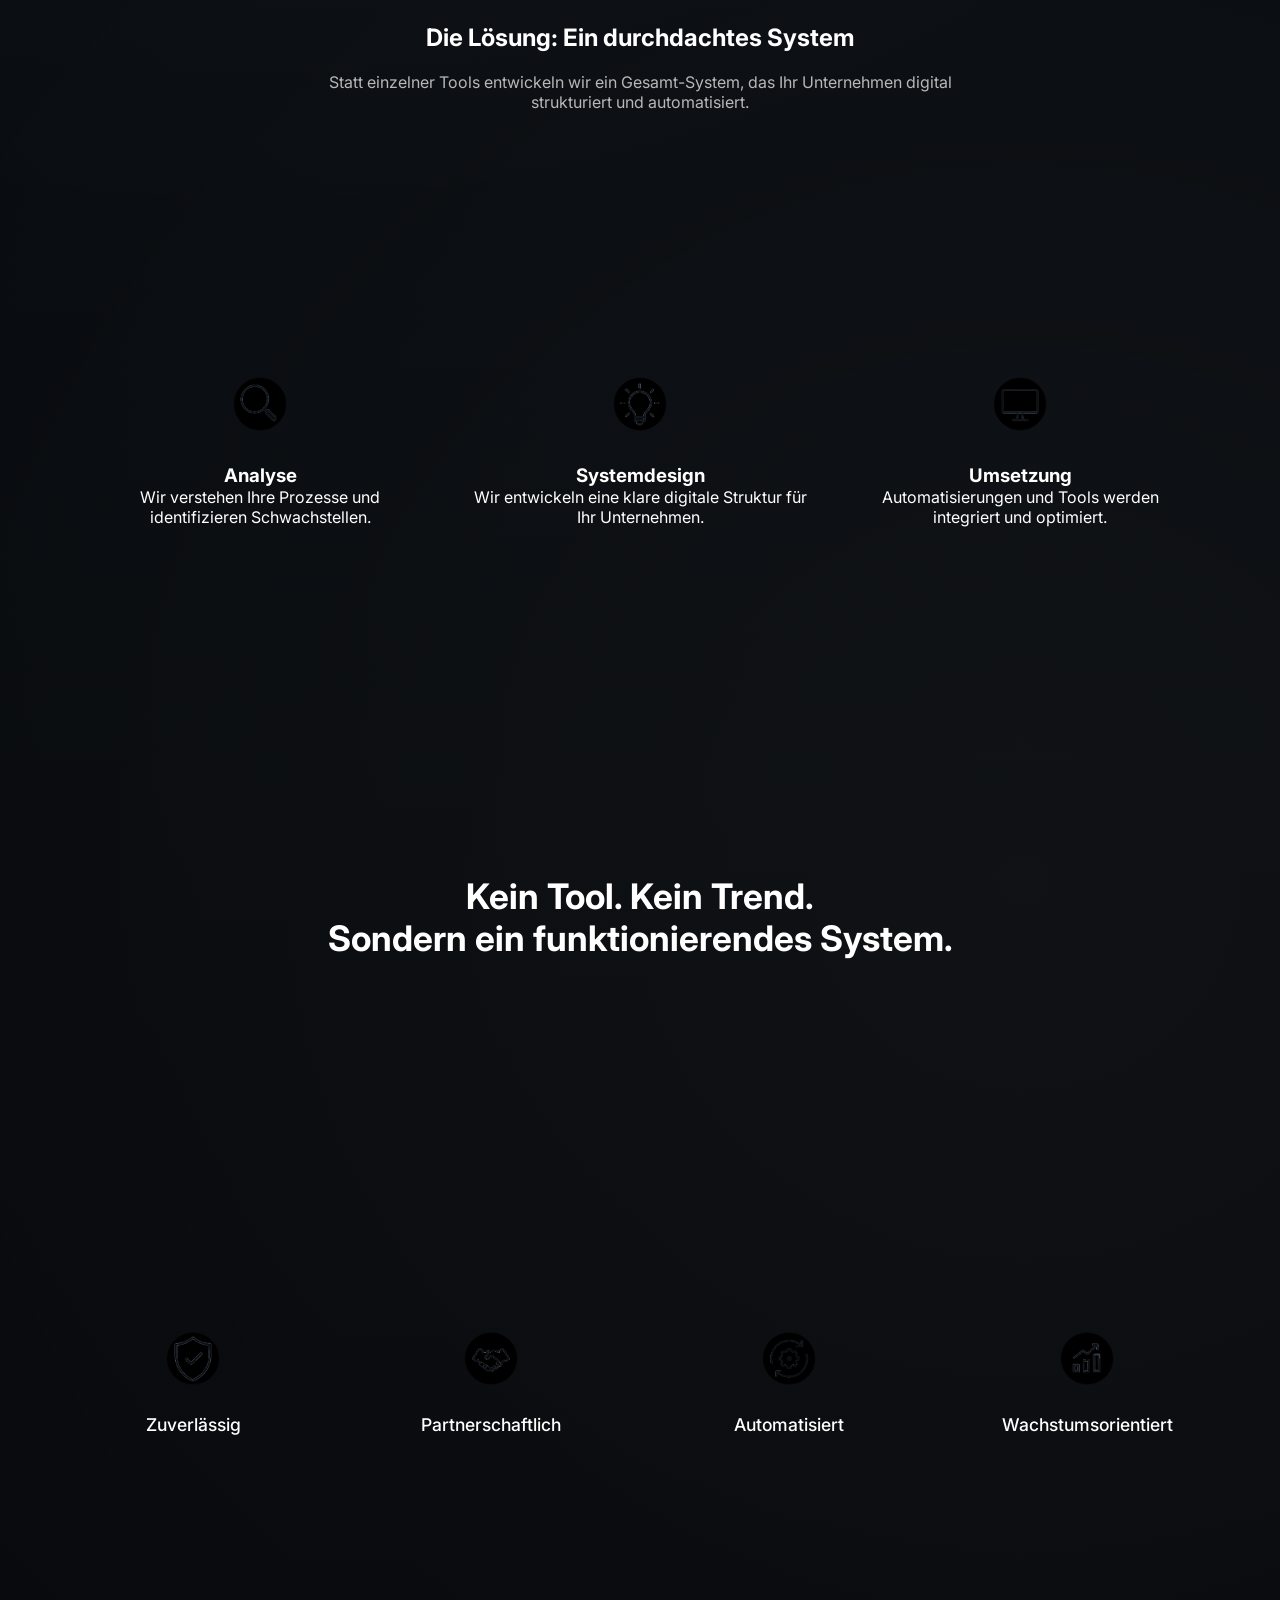
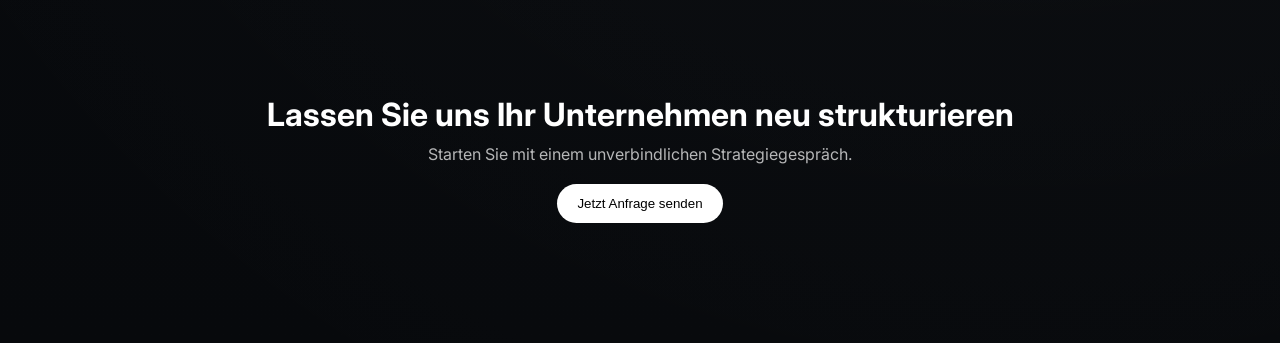
<file: strategie.html>
<!DOCTYPE html>
<html lang="de">
<head>
  <meta charset="UTF-8" />
  <meta name="viewport" content="width=device-width, initial-scale=1.0"/>

  <title>Digitale Strategie | GBS</title>
  <link rel="icon" type="image/png" href="IMG_1211.png">

  <link rel="stylesheet" href="styles.css">
  <link href="https://fonts.googleapis.com/css2?family=Inter:wght@300;400;500;600;700&display=swap" rel="stylesheet">
</head>

<body>

<!-- =========================
     NAV
========================= -->
<header class="nav">
  <div class="nav-inner">
    <a href="index.html" class="back-btn">← Zurück</a>
    <img src="IMG_1145.png" class="nav-logo-img">
  </div>
</header>

<!-- =========================
     HERO (HOOK)
========================= -->
<section class="hero" style="height:90vh;">

  <div class="hero-bg" style="background-image:url('IMG_1170.jpeg');"></div>
  <div class="hero-overlay"></div>

  <div class="hero-content">

    <div class="eyebrow">Strategie & Systementwicklung</div>

    <h1>
      Ihr Unternehmen.<br>
      Neu gedacht als System.
    </h1>

    <p>
      Wir analysieren, strukturieren und digitalisieren Ihre Prozesse —
      damit Ihr Unternehmen effizienter, skalierbarer und zukunftsfähig wird.
    </p>

    <div class="hero-actions">
      <button class="cta-btn">Gespräch starten</button>
    </div>

  </div>

</section>

<!-- =========================
     PROBLEM
========================= -->
<section class="section" style="padding:120px 5%; text-align:center;">

  <h2 style="font-size:2.4rem;">Warum viele Unternehmen stagnieren</h2>

  <p style="max-width:700px; margin:20px auto; color:rgba(255,255,255,0.7);">
    Prozesse sind manuell, Tools nicht verbunden und Wachstum bedeutet mehr Aufwand statt mehr Effizienz.
  </p>

</section>

<!-- =========================
     PROBLEME GRID
========================= -->
<section class="section" style="padding:80px 5%;">

  <div style="display:grid; grid-template-columns:repeat(auto-fit, minmax(260px,1fr)); gap:30px; max-width:1100px; margin:auto;">

<div class="service-card">



  <h3>Zu viele Tools</h3>

  <p>
    Systeme arbeiten nicht zusammen und erzeugen Chaos.
  </p>

</div>

<div class="service-card">



  <h3>Manuelle Prozesse</h3>

  <p>
    Wiederkehrende Aufgaben kosten Zeit und Geld.
  </p>

</div>

<div class="service-card">



  <h3>Keine Skalierung</h3>

  <p>
    Mehr Wachstum bedeutet mehr Stress.
  </p>

</div>

  </div>

</section>

<!-- =========================
     SOLUTION
========================= -->
<section class="section" style="padding:120px 5%; text-align:center;">

  <h2>Die Lösung: Ein durchdachtes System</h2>

  <p style="max-width:700px; margin:20px auto; color:rgba(255,255,255,0.7);">
    Statt einzelner Tools entwickeln wir ein Gesamt-System,
    das Ihr Unternehmen digital strukturiert und automatisiert.
  </p>

</section>

<!-- =========================
     HOW IT WORKS
========================= -->
<section class="section" style="padding:120px 5%;">

  <div class="process-grid">

    <div class="process-step">

      <img src="IMG_1204.png" class="process-icon">

      <h3>Analyse</h3>

      <p>
        Wir verstehen Ihre Prozesse und identifizieren Schwachstellen.
      </p>

    </div>

    <div class="process-step">

      <img src="IMG_1195.png" class="process-icon">

      <h3>Systemdesign</h3>

      <p>
        Wir entwickeln eine klare digitale Struktur für Ihr Unternehmen.
      </p>

    </div>

    <div class="process-step">

      <img src="IMG_1202.png" class="process-icon">

      <h3>Umsetzung</h3>

      <p>
        Automatisierungen und Tools werden integriert und optimiert.
      </p>

    </div>

  </div>

</section>

<!-- =========================
     TRUST / DIFFERENCE
========================= -->
<section style="height:60vh; display:flex; align-items:center; justify-content:center; text-align:center;">

  <h2 style="font-size:2.2rem;">
    Kein Tool. Kein Trend.<br>
    Sondern ein funktionierendes System.
  </h2>

</section>
<section class="section trust-section">

  <div class="trust-grid">

    <div class="trust-item">
      <img src="IMG_1205.png" class="trust-icon">
      <h3>Zuverlässig</h3>
    </div>

    <div class="trust-item">
      <img src="IMG_1189.png" class="trust-icon">
      <h3>Partnerschaftlich</h3>
    </div>

    <div class="trust-item">
      <img src="IMG_1193.png" class="trust-icon">
      <h3>Automatisiert</h3>
    </div>

    <div class="trust-item">
      <img src="IMG_1187.png" class="trust-icon">
      <h3>Wachstumsorientiert</h3>
    </div>

  </div>

</section>
<!-- =========================
     FINAL CTA
========================= -->
<section class="section contact" style="padding:120px 5%; text-align:center;">

  <h2 style="font-size:2rem;">
    Lassen Sie uns Ihr Unternehmen neu strukturieren
  </h2>

  <p style="margin-top:10px; color:rgba(255,255,255,0.7);">
    Starten Sie mit einem unverbindlichen Strategiegespräch.
  </p>

  <button class="cta-btn">
    Jetzt Anfrage senden
  </button>

</section>

</body>
</html>
</file>
<file: styles.css>
* {
  margin: 0;
  padding: 0;
  box-sizing: border-box;
}

html {
  scroll-behavior: smooth;
}

body {
  font-family: Inter, sans-serif;
  overflow-x: hidden;
  color: white;

  /* 🔥 SYSTEM BACKGROUND */
  background:
    radial-gradient(circle at 20% 10%, rgba(255,255,255,0.05), transparent 45%),
    radial-gradient(circle at 80% 70%, rgba(255,255,255,0.03), transparent 50%),
    linear-gradient(180deg, #0b0f14 0%, #07090c 100%);
}

/* =========================
   HERO
========================= */

.hero {
  height: 100vh;
  position: relative;
  display: flex;
  align-items: center;
  overflow: hidden;
}

/* BACKGROUND IMAGE */
.hero-bg {
  position: absolute;
  inset: -6%;

  background-image: url("IMG_1096.jpeg");
  background-size: cover;
  background-position: center 35%;

  transform: scale(1.15);
  filter: saturate(1.05) contrast(1.05);
}

/* OVERLAY */
.hero-overlay {
  position: absolute;
  inset: 0;

  background:
    radial-gradient(circle at 50% 20%, rgba(0,0,0,0.25), rgba(0,0,0,0.85)),
    linear-gradient(to bottom, rgba(0,0,0,0.2), rgba(7,9,12,0.95));
}

/* CONTENT */
.hero-content {
  position: relative;
  z-index: 2;

  padding: 0 5%;
  max-width: 900px;
  margin-top: 60px;
}

.hero h1 {
  font-size: 4.2rem;
  line-height: 1.05;
  letter-spacing: -0.02em;
}

.hero p {
  max-width: 620px;
  margin-top: 22px;

  color: rgba(255,255,255,0.72);
  font-size: 18px;
  line-height: 1.6;
}

/* =========================
   SERVICES (PREMIUM LAYOUT)
========================= */

.services {
  padding: 140px 5%;
}

/* center header */
.section-head.center {
  text-align: center;
  margin-bottom: 80px;
}

/* MAIN LAYOUT */
.services-layout {
  display: grid;
  grid-template-columns: 1.3fr 1fr;
  gap: 40px;

  align-items: stretch;
}

/* CARD BASE */
.service-card {
  padding: 40px;
  border-radius: 24px;

  background: rgba(255,255,255,0.03);
  border: 1px solid rgba(255,255,255,0.08);

  backdrop-filter: blur(14px);

  transition: 0.35s ease;

  position: relative;
  overflow: hidden;
}

/* hover premium glow */
.service-card::before {
  content: "";
  position: absolute;
  inset: 0;

  background: radial-gradient(circle at 30% 20%, rgba(255,255,255,0.08), transparent 60%);
  opacity: 0;
  transition: 0.4s ease;
}

.service-card:hover {
  transform: translateY(-6px);
  border-color: rgba(255,255,255,0.18);
}

.service-card:hover::before {
  opacity: 1;
}

/* LEFT BIG CARD */
.service-card.large {
  display: flex;
  flex-direction: column;
  justify-content: center;

  min-height: 100%;
}

.service-card.large h3 {
  font-size: 1.8rem;
  margin-bottom: 16px;
}

/* RIGHT STACK */
.service-stack {
  display: flex;
  flex-direction: column;
  gap: 24px;
}

/* TYPO */
.service-card h3 {
  font-size: 1.2rem;
  margin-bottom: 10px;
}

.service-card p {
  color: rgba(255,255,255,0.65);
  line-height: 1.6;
}

/* RESPONSIVE */
@media (max-width: 900px) {
  .services-layout {
    grid-template-columns: 1fr;
  }

  .service-card.large {
    min-height: auto;
  }
}

/* =========================
   NAVIGATION
========================= */

.nav {
  position: fixed;
  top: 0;
  left: 0;
  width: 100%;
  z-index: 999;

  background: rgba(10, 14, 22, 0.35);
  backdrop-filter: blur(18px);

  border-bottom: 1px solid rgba(255,255,255,0.06);
}

.nav-inner {
  display: flex;
  justify-content: space-between;
  align-items: center;

  padding: 18px 5%;
}

/* LOGO */
.nav-logo-img {
  width: 38px;
  height: 38px;
  object-fit: contain;
  border-radius: 8px;
}

/* LINKS */
.nav-links {
  display: flex;
  gap: 40px;
  align-items: center;
}

.nav-links a {
  text-decoration: none;
  color: rgba(255,255,255,0.75);

  font-size: 15px;
  letter-spacing: 0.3px;

  transition: 0.25s;
}

.nav-links a:hover {
  color: white;
}

.cta {
  padding: 10px 18px;
  border-radius: 999px;

  background: rgba(255,255,255,0.08);
  border: 1px solid rgba(255,255,255,0.12);
}

/* =========================
   CONTACT (ULTRA CLEAN)
========================= */

.contact {
  padding: 160px 5%;
}

/* CENTER LAYOUT */
.contact-center {
  display: flex;
  flex-direction: column;
  align-items: center;
}

/* CENTER HEAD */
.section-head.center {
  text-align: center;
  margin-bottom: 60px;
}

/* CARD */
.contact-card {
  width: 100%;
  max-width: 720px;

  padding: 50px;
  border-radius: 28px;

  background: rgba(255,255,255,0.03);
  border: 1px solid rgba(255,255,255,0.08);

  backdrop-filter: blur(16px);

  box-shadow: 0 30px 80px rgba(0,0,0,0.5);
}

/* FORM */
.form {
  display: flex;
  flex-direction: column;
  gap: 18px;
}

/* ROW INPUTS */
.form-row {
  display: grid;
  grid-template-columns: 1fr 1fr;
  gap: 14px;
}

/* INPUTS */
.form input,
.form textarea {
  width: 100%;
  padding: 14px 16px;

  border-radius: 12px;

  background: rgba(255,255,255,0.03);
  border: 1px solid rgba(255,255,255,0.08);

  color: white;
  outline: none;

  transition: 0.25s;
}

.form textarea {
  min-height: 140px;
  resize: none;
}

/* FOCUS */
.form input:focus,
.form textarea:focus {
  border-color: rgba(255,255,255,0.25);
  background: rgba(255,255,255,0.05);
}

/* BUTTON */
.form button {
  padding: 14px 18px;
  border-radius: 12px;

  background: white;
  color: black;

  font-weight: 600;

  cursor: pointer;

  transition: 0.25s ease;
}

.form button:hover {
  transform: translateY(-2px);
}

/* FOOTER TEXT */
.contact-footer {
  margin-top: 20px;
  text-align: center;

  font-size: 13px;
  color: rgba(255,255,255,0.55);
  line-height: 1.5;
}

/* RESPONSIVE */
@media (max-width: 700px) {
  .form-row {
    grid-template-columns: 1fr;
  }

  .contact-card {
    padding: 30px;
  }
}
/* =========================
   PROJECTS CLEAN PREMIUM
========================= */

.pin-section {
  height: 300vh;
}

.pin-inner {
  position: sticky;
  top: 0;
  height: 100vh;

  display: flex;
  align-items: center;
  overflow: hidden;
}

/* HEAD */
.projects-head {
  position: absolute;
  top: 90px;
  left: 5%;
  z-index: 10;
}

/* TRACK */
.track {
  display: flex;
  gap: 90px;

  padding-left: calc(50vw - 420px);
  padding-right: calc(50vw - 420px);
}

/* PANEL */
.panel {
  width: 860px;
  height: 540px;

  flex-shrink: 0;
  border-radius: 32px;
  overflow: hidden;

  position: relative;

  transition: transform 0.45s ease, opacity 0.45s ease;
}

/* BACKGROUND */
.bg {
  position: absolute;
  inset: 0;

  background-size: cover;
  background-position: center;
  transform: scale(1.05);
}

/* OVERLAY — WICHTIG FÜR LESBARKEIT */
.overlay {
  position: absolute;
  inset: 0;

  background:
    linear-gradient(to right,
      rgba(0,0,0,0.85) 0%,
      rgba(0,0,0,0.55) 40%,
      rgba(0,0,0,0.25) 100%),
    linear-gradient(to top,
      rgba(0,0,0,0.85),
      rgba(0,0,0,0.2));
}

/* INNER */
.panel-inner {
  position: absolute;
  inset: 0;

  padding: 50px;

  display: flex;
  flex-direction: column;
  justify-content: space-between; /* 🔥 stabiler als margin-top:auto */

  z-index: 3;
}



/* LOGO */
.logo-img {
  width: 120px;
  height: auto;
  object-fit: contain;

  opacity: 0.9;
}

/* TEXT BLOCK (JETZT LESBAR!) */
.text {
  max-width: 520px;
}

.text h3 {
  font-size: 1.9rem;
  margin-bottom: 12px;
  letter-spacing: -0.02em;

  color: white;
}

.text p {
  font-size: 1.05rem;
  line-height: 1.6;

  color: rgba(255,255,255,0.75);
}

/* INACTIVE / ACTIVE FOCUS */
.panel {
  opacity: 0.55;
  transform: scale(0.96);
}

.panel.active {
  opacity: 1;
  transform: scale(1);
}
/* =========================
   RESPONSIVE SYSTEM FIX (PREMIUM MOBILE UX)
========================= */

/* TABLET bleibt wie gehabt */
@media (max-width: 1024px) {

  .hero h1 {
    font-size: 3rem;
  }

  .services-layout {
    grid-template-columns: 1fr;
  }

  .track {
    gap: 60px;
    padding-left: 5%;
    padding-right: 5%;
  }

  .panel {
    width: 720px;
    height: 480px;
  }
}

/* =========================
   MOBILE → CLEAN + CENTERED UX
========================= */
@media (max-width: 768px) {

  /* =========================
     NAV → KOMPAKT & CLEAN
  ========================= */

  .nav-inner {
    padding: 12px 5%;
  }

  .nav-logo-img {
    width: 30px;
    height: 30px;
  }

  .nav-links {
    gap: 6px;
  }

  .nav-links a {
    font-size: 12px;
    padding: 6px 10px;
  }

  .cta {
    padding: 6px 10px;
    font-size: 12px;
    border-radius: 999px;
  }

  /* =========================
     HERO → RICHTIGE PROPORTIONEN
  ========================= */

  .hero-content {
    margin-top: 30px;
  }

  .hero h1 {
    font-size: 1.9rem;
    line-height: 1.2;
    letter-spacing: -0.01em;
  }

  .hero p {
    font-size: 14px;
    line-height: 1.5;
    margin-top: 16px;
  }

  .hero-actions {
    margin-top: 20px;
  }

/* =========================
   PROJECTS → FINAL MOBILE FIX (ZERO OVERLAP GUARANTEE)
========================= */

@media (max-width: 768px) {

  /* =========================
     SECTION RESET (SAFE FLOW)
  ========================= */

  .pin-section {
    height: auto !important;
    padding: 70px 0 50px;
    overflow: hidden;
  }

  /* ❗ Desktop Sticky komplett deaktivieren */
  .pin-inner {
    position: relative !important;
    display: block !important;
    height: auto !important;
    overflow: visible !important;
  }

  /* =========================
     HEAD → KLAR GETRENNT (WICHTIG!)
  ========================= */

  .projects-head {
    position: relative !important;
    display: block;
    padding: 0 5%;
    margin: 0 0 96px 0; /* 🔥 klarer Abstand zur Karte */
  }

  .projects-head h2 {
    font-size: 1.6rem;
    line-height: 1.2;
  }

  .projects-head p {
    font-size: 0.9rem;
    opacity: 0.65;
    margin-top: 6px;
  }

  /* =========================
     CAROUSEL WRAPPER
  ========================= */

  .track {
    display: flex;
    flex-wrap: nowrap;

    overflow-x: auto;
    overflow-y: hidden;

    gap: 14px;

    padding: 0 5% 10px;

    scroll-snap-type: x mandatory;
    -webkit-overflow-scrolling: touch;

    /* ❗ verhindert ALLE Desktop Animationen */
    transform: none !important;
  }

  /* =========================
     SAFE CENTER SPACING
     (kein calc, kein vw-trick mehr)
  ========================= */

  .track::before,
  .track::after {
    content: "";
    flex: 0 0 5%; /* stabil auf allen iPhones */
  }

  /* =========================
     CARD (STABIL + NO CLIPPING)
  ========================= */

  .panel {
    flex: 0 0 85%;

    height: 360px;

    border-radius: 18px;

    scroll-snap-align: center;

    position: relative;

    /* ❗ HARD RESET gegen Desktop Effects */
    transform: none !important;
    opacity: 1 !important;
    filter: none !important;

    overflow: hidden;
  }

  /* =========================
     CONTENT (SAFE INSIDE CARD)
  ========================= */

  .panel-inner {
    padding: 18px;
    height: 100%;
    display: flex;
    flex-direction: column;
    justify-content: space-between;
  }

.logo-img {
  width: 96px;
  max-width: 45%;
  height: auto;
  object-fit: contain;

  opacity: 0.95;

  filter: drop-shadow(0 10px 20px rgba(0,0,0,0.35));
}

  .text {
    max-width: 100%;
  }

  .text h3 {
    font-size: 1.1rem;
    margin-bottom: 6px;
  }

  .text p {
    font-size: 0.88rem;
    line-height: 1.4;
    opacity: 0.8;
  }

  /* =========================
     SCROLL CLEAN
  ========================= */

  .track::-webkit-scrollbar {
    display: none;
  }

  .track {
    scrollbar-width: none;
  }
}
  /* =========================
     CONTACT
  ========================= */

  .contact-card {
    padding: 24px;
  }

  .form-row {
    grid-template-columns: 1fr;
  }
}


/* =========================
   SMALL MOBILE → EXTRA TIGHT
========================= */
@media (max-width: 420px) {

  .hero h1 {
    font-size: 1.6rem;
  }

  .panel {
    flex: 0 0 88%;
    height: 340px;
  }

  .panel-inner {
    padding: 18px;
  }

  .text h3 {
    font-size: 1.1rem;
  }

  .text p {
    font-size: 0.85rem;
  }
}

/* =========================
   PANEL AS LINK (FINAL FIX)
========================= */

.panel {
  display: block;            /* 🔥 MACHT <a> WIE DIV */
  position: relative;

  text-decoration: none;
  color: inherit;

  overflow: hidden;
}

/* verhindert Klick-Block durch Overlay */
.overlay {
  pointer-events: none;
}

/* Layer sauber */
.bg {
  z-index: 1;
}

.overlay {
  z-index: 2;
}

.panel-inner {
  position: relative;     /* 🔥 wichtig */
  z-index: 3;

  height: 100%;

  display: flex;
  flex-direction: column;
  justify-content: space-between; /* 🔥 sorgt für oben + unten */
}
.panel {
  transition: transform 0.35s ease, filter 0.35s ease;
}

.panel:hover {
  transform: scale(1.02);
  filter: brightness(1.05);
}
.back-btn {
  padding: 8px 14px;
  border-radius: 999px;

  background: rgba(255,255,255,0.06);
  border: 1px solid rgba(255,255,255,0.12);

  color: rgba(255,255,255,0.75);
  text-decoration: none;

  font-size: 13px;
  transition: 0.25s ease;
}

.back-btn:hover {
  background: rgba(255,255,255,0.12);
  color: white;
}
.cta-btn {
  margin-top: 20px;
  padding: 12px 20px;

  border-radius: 999px;

  background: white;
  color: black;

  border: none;
  font-weight: 500;

  cursor: pointer;

  transition: 0.25s ease;
}

.cta-btn:hover {
  transform: translateY(-2px);
  background: rgba(255,255,255,0.9);
}
.hero-actions {
  margin-top: 28px;
}

.cta-primary {
  display: inline-block;

  padding: 14px 22px;
  border-radius: 999px;

  background: white;
  color: black;

  font-weight: 500;
  font-size: 14px;

  text-decoration: none;

  transition: 0.25s ease;
}

.cta-primary:hover {
  transform: translateY(-2px);
  background: rgba(255,255,255,0.9);
}
/* =========================
   SERVICE ICONS
========================= */

.service-icon{
  width:72px;
  height:72px;

  object-fit:contain;

  margin-bottom:22px;

  opacity:0.95;

  filter:
    drop-shadow(0 10px 20px rgba(0,0,0,.35));
}
.icon-card {
  width: 72px;
  height: 72px;
  margin-bottom: 24px;
}

.process-grid {
  display: grid;
  grid-template-columns: repeat(3,1fr);
  gap: 40px;
  max-width: 1100px;
  margin: auto;
}

.process-step {
  text-align: center;
}

.process-icon {
  width: 90px;
  margin-bottom: 24px;
}

.trust-section {
  padding: 140px 5%;
}

.trust-grid {
  display: grid;
  grid-template-columns: repeat(4,1fr);
  gap: 40px;
  max-width: 1200px;
  margin: auto;
}

.trust-item {
  text-align: center;
}

.trust-icon {
  width: 90px;
  margin-bottom: 20px;
}

.trust-item h3 {
  font-size: 1.1rem;
  font-weight: 500;
}

@media (max-width: 900px) {

  .process-grid,
  .trust-grid {
    grid-template-columns: 1fr;
  }

}
/* =========================
   SERVICES ICON RIGHT
========================= */

.service-content {
  display: flex;
  justify-content: space-between;
  align-items: center;
  gap: 30px;
}

.service-text {
  flex: 1;
}

.service-icon {
  width: 72px;
  height: 72px;

  flex-shrink: 0;

  object-fit: contain;

  opacity: 0.95;

  filter:
    drop-shadow(0 10px 20px rgba(0,0,0,.35));
}

/* Große Karte */
.service-card.large .service-icon {
  width: 90px;
  height: 90px;
}

/* Mobile */
@media (max-width: 768px) {

  .service-content {
    flex-direction: column-reverse;
    align-items: flex-start;
  }

  .service-icon {
    width: 64px;
    height: 64px;
  }

  .service-card.large .service-icon {
    width: 72px;
    height: 72px;
  }
}
</file>
